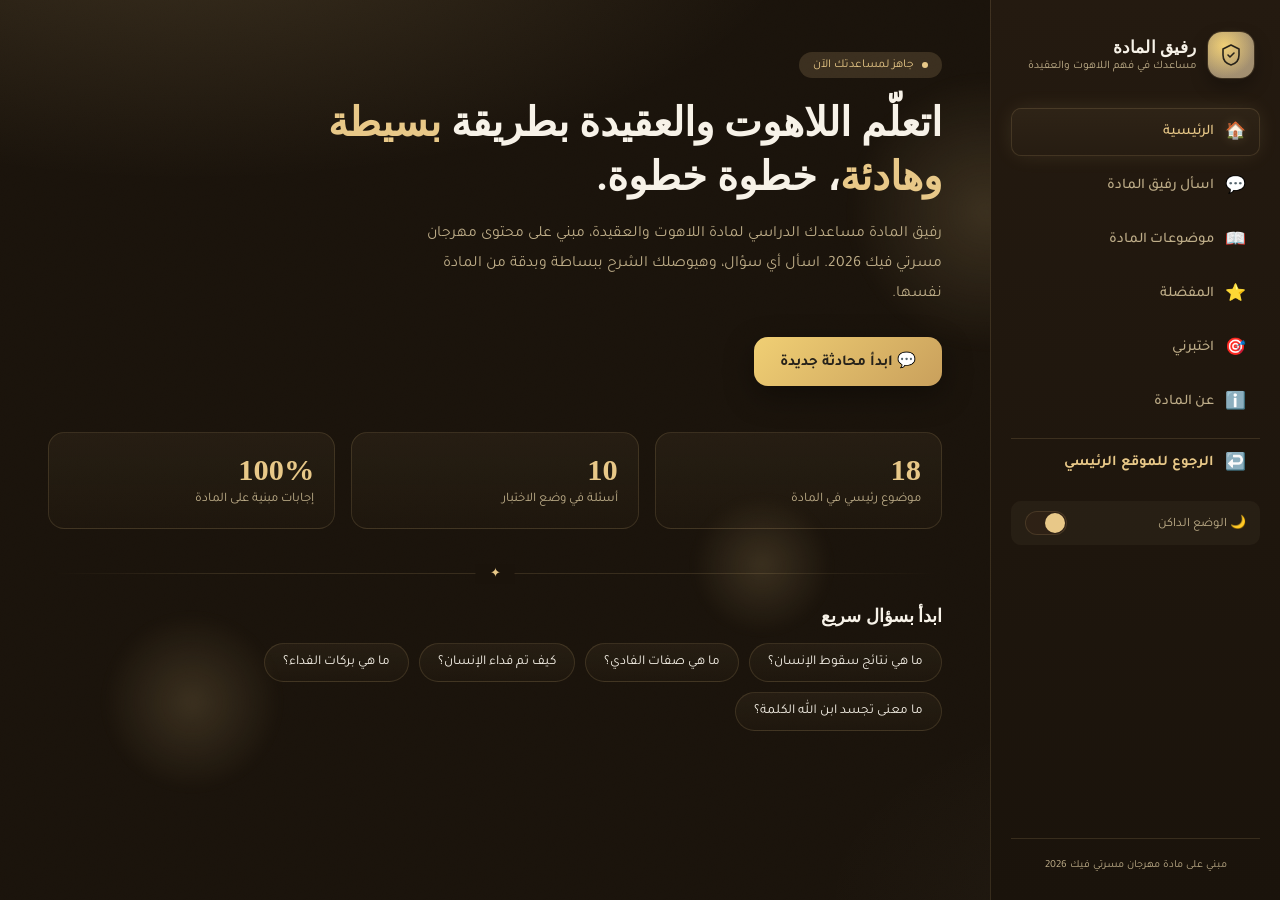
<file: refeeq-almadda.html>
<!--
  رفيق المادة 🤍
  Theology & Doctrine AI Study Assistant
  Single File HTML / CSS / JavaScript
-->
<!DOCTYPE html>
<html lang="ar" dir="rtl">
<head>
<meta charset="UTF-8">
<meta name="viewport" content="width=device-width, initial-scale=1.0, maximum-scale=1">
<title>رفيق المادة 🤍 | اللاهوت والعقيدة</title>
<link rel="preconnect" href="https://fonts.googleapis.com">
<link rel="preconnect" href="https://fonts.gstatic.com" crossorigin>
<link href="https://fonts.googleapis.com/css2?family=Cairo:wght@400;500;600;700;800&family=Tajawal:wght@300;400;500;700&display=swap" rel="stylesheet">

<style>
/* ============================================================
   1) DESIGN TOKENS — customize colors/fonts here
   ============================================================ */
:root {
    /* ============================================================
       الوضع الغامق (الافتراضي) — بني غامق دافئ بدل الرمادي/الأسود
       المحايد، عشان يفضل حاسس إنه من نفس هوية الموقع مش تطبيق تاني
       ============================================================ */
    --bg-0: #1A130B;
    /* الخلفية الأساسية - بني غامق جداً (مش أسود بحت) */
    --bg-1: #241A10;
    /* خلفية السايدبار */
    --bg-2: #2E2115;
    /* خلفية الكروت/الهوفر - قريبة من --ink بتاع الموقع الأساسي */

    --beige-1: #C9A05C;
    /* = --gold بتاع الموقع */
    --beige-2: #F0CF74;
    /* = --gold-light بتاع الموقع */
    --beige-3: #A08D6F;
    /* = --brown-light بتاع الموقع */

    --cream: #F3E8D4;
    /* = --cream بتاع الموقع بالظبط */
    --text-1: #F7F2E8;
    /* قريب من --white-warm */
    --text-2: #BFAE89;
    /* = --beige-3 (نص ثانوي دافئ) */

    --gold: #E8C888;
    /* = --gold-soft بتاع الموقع (بيبان أوضح على الخلفية الغامقة) */
    --gold-soft: rgba(232, 200, 136, .16);
    --line: rgba(232, 200, 136, .14);

    --shadow: 0 10px 30px rgba(0, 0, 0, .35);
    --radius-lg: 22px;
    --radius-md: 16px;
    --radius-sm: 10px;

    /* نفس خطوط الموقع الأساسي بالظبط بدل Cairo */
    --font-display: 'Amiri', serif;
    --font-body: 'Tajawal', sans-serif;
    --ease: cubic-bezier(.22, .61, .36, 1);

    --user-bubble: linear-gradient(135deg, #F0CF74, #C9A05C);
    --user-bubble-text: #26221A;
    --bot-bubble: #241A10;
    --card-bg: linear-gradient(180deg, rgba(232, 200, 136, .06), rgba(232, 200, 136, .02));
}

html[data-theme="light"] {
    /* ============================================================
       الوضع الفاتح — نفس متغيرات الموقع الأساسي حرفياً (من الجدول)
       ============================================================ */
    --bg-0: #FBF5E9;
    /* = --deep */
    --bg-1: #F3E9D6;
    /* = --bg-alt */
    --bg-2: #ECE0C3;
    /* درجة بيج أغمق شوية للكروت/الهوفر */

    --text-1: #3B2A1C;
    /* = --ink */
    --text-2: #7A6A55;
    /* = --ink-dim */

    --gold: #C9A05C;
    /* = --gold */
    --gold-soft: rgba(201, 160, 92, .14);
    --line: rgba(201, 160, 92, .25);
    /* = --border-gold */

    --shadow: 0 10px 26px rgba(90, 70, 40, .12);

    --user-bubble: linear-gradient(135deg, #F0CF74, #C9A05C);
    /* = --gold-light → --gold */
    --user-bubble-text: #3B2A1C;
    /* = --ink، نفس منطق زرار الـ CTA في الموقع الأساسي */
    --bot-bubble: #FFFBF3;
    --card-bg: linear-gradient(180deg, rgba(201, 160, 92, .06), rgba(201, 160, 92, .015));
}
*{box-sizing:border-box;margin:0;padding:0;-webkit-tap-highlight-color:transparent;}
html{scroll-behavior:smooth;}
body{
  font-family:var(--font-body);
  background:
    radial-gradient(ellipse 80% 50% at 15% -10%, var(--gold-soft), transparent 60%),
    radial-gradient(ellipse 60% 40% at 100% 100%, rgba(216,199,163,.06), transparent 60%),
    var(--bg-0);
  color:var(--text-1);
  min-height:100vh;
  overflow-x:hidden;
  transition:background-color .4s var(--ease), color .4s var(--ease);
  position:relative;
}

/* subtle paper grain */
body::before{
  content:"";
  position:fixed;inset:0;
  pointer-events:none;
  z-index:1;
  opacity:.035;
  mix-blend-mode:overlay;
  background-image:url("data:image/svg+xml,%3Csvg xmlns='http://www.w3.org/2000/svg' width='120' height='120'%3E%3Cfilter id='n'%3E%3CfeTurbulence type='fractalNoise' baseFrequency='0.9' numOctaves='2' stitchTiles='stitch'/%3E%3C/filter%3E%3Crect width='100%25' height='100%25' filter='url(%23n)'/%3E%3C/svg%3E");
}

::selection{background:var(--gold-soft);color:var(--text-1);}
::-webkit-scrollbar{width:8px;height:8px;}
::-webkit-scrollbar-thumb{background:var(--beige-3);border-radius:10px;}
::-webkit-scrollbar-track{background:transparent;}

a,button,input,textarea{font-family:inherit;color:inherit;}
button{cursor:pointer;border:none;background:none;}
:focus-visible{outline:2px solid var(--gold);outline-offset:2px;border-radius:6px;}

/* floating ambient light spots */
.ambient{position:fixed;inset:0;pointer-events:none;z-index:0;overflow:hidden;}
.spot{position:absolute;border-radius:50%;background:radial-gradient(circle, var(--gold-soft), transparent 70%);filter:blur(6px);animation:drift 22s ease-in-out infinite;}
.spot.s1{width:280px;height:280px;top:8%;right:12%;animation-duration:26s;}
.spot.s2{width:180px;height:180px;bottom:12%;left:8%;animation-duration:19s;animation-delay:-4s;}
.spot.s3{width:140px;height:140px;top:55%;right:35%;animation-duration:31s;animation-delay:-9s;}
@keyframes drift{
  0%,100%{transform:translate(0,0) scale(1);}
  33%{transform:translate(18px,-24px) scale(1.08);}
  66%{transform:translate(-14px,16px) scale(.95);}
}
@media (prefers-reduced-motion:reduce){ .spot{animation:none;} }

/* ============================================================
   2) APP SHELL
   ============================================================ */
.app{
  position:relative;z-index:2;
  display:grid;
  grid-template-columns:290px 1fr;
  min-height:100vh;
}

/* ---------- SIDEBAR ---------- */
.sidebar{
  background:linear-gradient(180deg, var(--bg-1), var(--bg-0));
  border-left:1px solid var(--line);
  padding:26px 20px;
  display:flex;flex-direction:column;
  position:sticky;top:0;height:100vh;
  transition:transform .35s var(--ease);
}
.brand{display:flex;align-items:center;gap:12px;padding:6px 6px 22px;}
.brand-mark{
  width:46px;height:46px;border-radius:14px;
  display:flex;align-items:center;justify-content:center;
  background:radial-gradient(circle at 35% 30%, var(--beige-2), var(--beige-3) 70%);
  box-shadow:0 0 0 1px var(--line), 0 8px 18px rgba(0,0,0,.3);
  position:relative;flex-shrink:0;
}
.brand-mark::after{
  content:"";position:absolute;inset:-6px;border-radius:18px;
  background:radial-gradient(circle, var(--gold-soft), transparent 70%);
  animation:halo 4s ease-in-out infinite;
}
@keyframes halo{0%,100%{opacity:.5;transform:scale(1);}50%{opacity:1;transform:scale(1.12);}}
.brand-mark svg{width:24px;height:24px;position:relative;z-index:1;}
.brand-text h1{font-family:var(--font-display);font-size:1.05rem;font-weight:800;letter-spacing:.2px;}
.brand-text p{font-size:.72rem;color:var(--text-2);margin-top:2px;}

.nav{display:flex;flex-direction:column;gap:6px;margin-top:8px;}
.nav-item{
  display:flex;align-items:center;gap:12px;
  padding:12px 14px;border-radius:var(--radius-sm);
  font-size:.92rem;font-weight:500;color:var(--text-2);
  transition:all .25s var(--ease);text-align:right;width:100%;
}
.nav-item .ico{width:20px;text-align:center;font-size:1.05rem;}
.nav-item:hover{background:rgba(216,199,163,.06);color:var(--text-1);}
.nav-item.active{
  background:var(--card-bg);
  color:var(--gold);
  box-shadow:inset 0 0 0 1px var(--line), 0 0 22px -4px var(--gold-soft);
}
.nav-item.active .ico{filter:drop-shadow(0 0 6px var(--gold-soft));}

.sidebar-footer{
  margin-top:auto;padding-top:18px;border-top:1px solid var(--line);
  font-size:.68rem;color:var(--text-2);text-align:center;line-height:1.6;
}
.theme-toggle{
  margin-top:14px;display:flex;align-items:center;justify-content:space-between;
  padding:10px 14px;border-radius:var(--radius-sm);background:rgba(216,199,163,.05);
  font-size:.8rem;color:var(--text-2);
}
.switch{
  width:42px;height:24px;border-radius:20px;background:var(--bg-2);
  position:relative;box-shadow:inset 0 0 0 1px var(--line);flex-shrink:0;
}
.switch::after{
  content:"";position:absolute;top:2px;right:2px;width:20px;height:20px;border-radius:50%;
  background:var(--gold);transition:transform .3s var(--ease);
}
html[data-theme="light"] .switch::after{transform:translateX(-18px);}

.sidebar-close{display:none;}

/* ---------- MAIN ---------- */
.main{position:relative;display:flex;flex-direction:column;min-height:100vh;}
.topbar{
  display:none;
  align-items:center;justify-content:space-between;
  padding:14px 16px;border-bottom:1px solid var(--line);
  position:sticky;top:0;background:var(--bg-0);z-index:20;
}
.menu-btn{
  width:40px;height:40px;border-radius:12px;background:var(--card-bg);
  display:flex;align-items:center;justify-content:center;font-size:1.1rem;
  box-shadow:inset 0 0 0 1px var(--line);
}

.view{display:none;flex:1;flex-direction:column;animation:fadeIn .4s var(--ease);}
.view.active{display:flex;}
@keyframes fadeIn{from{opacity:0;transform:translateY(8px);}to{opacity:1;transform:translateY(0);}}

/* ============================================================
   3) HOME VIEW
   ============================================================ */
.home-wrap{padding:52px 48px;max-width:1000px;}
.home-eyebrow{
  display:inline-flex;align-items:center;gap:8px;
  font-size:.75rem;color:var(--gold);background:var(--gold-soft);
  padding:6px 14px;border-radius:20px;margin-bottom:18px;
}
.home-eyebrow .dot{width:6px;height:6px;border-radius:50%;background:var(--gold);animation:pulse 2s infinite;}
@keyframes pulse{0%,100%{opacity:1;}50%{opacity:.3;}}
.home-wrap h2{font-family:var(--font-display);font-size:clamp(1.7rem,3.4vw,2.5rem);font-weight:800;line-height:1.35;max-width:620px;}
.home-wrap h2 span{color:var(--gold);}
.home-wrap>p.lead{color:var(--text-2);margin-top:16px;max-width:540px;line-height:1.9;font-size:.98rem;}
.home-cta{
  margin-top:28px;display:inline-flex;align-items:center;gap:10px;
  background:linear-gradient(135deg,var(--beige-2),var(--beige-1));
  color:#26221A;padding:14px 26px;border-radius:14px;font-weight:700;font-size:.95rem;
  box-shadow:var(--shadow);transition:transform .25s var(--ease), box-shadow .25s var(--ease);
}
.home-cta:hover{transform:translateY(-2px);box-shadow:0 14px 34px rgba(0,0,0,.4);}

.home-grid{display:grid;grid-template-columns:repeat(3,1fr);gap:16px;margin-top:46px;}
.stat-card{
  background:var(--card-bg);border:1px solid var(--line);border-radius:var(--radius-md);
  padding:20px;transition:transform .3s var(--ease), border-color .3s;
}
.stat-card:hover{transform:translateY(-4px);border-color:var(--beige-3);}
.stat-card .num{font-family:var(--font-display);font-size:1.9rem;font-weight:800;color:var(--gold);}
.stat-card .lbl{font-size:.82rem;color:var(--text-2);margin-top:4px;}

.home-divider{
  margin:44px 0 32px;height:1px;
  background:linear-gradient(90deg, transparent, var(--line) 20%, var(--line) 80%, transparent);
  position:relative;
}
.home-divider::after{
  content:"✦";position:absolute;top:50%;right:50%;transform:translate(50%,-50%);
  background:var(--bg-0);color:var(--gold);padding:0 14px;font-size:.8rem;
}

.home-quick h3{font-family:var(--font-display);font-size:1.1rem;margin-bottom:16px;}
.chip-row{display:flex;flex-wrap:wrap;gap:10px;}
.chip{
  background:var(--card-bg);border:1px solid var(--line);color:var(--text-1);
  padding:10px 18px;border-radius:30px;font-size:.85rem;transition:all .25s var(--ease);
}
.chip:hover{border-color:var(--gold);color:var(--gold);transform:translateY(-2px);}

/* ============================================================
   4) CHAT VIEW
   ============================================================ */
.chat-view{padding:0;}
.chat-header{
  padding:22px 40px 16px;border-bottom:1px solid var(--line);
  display:flex;align-items:center;justify-content:space-between;flex-wrap:wrap;gap:12px;
}
.chat-header-left{display:flex;align-items:center;gap:14px;}
.assist-avatar{
  width:46px;height:46px;border-radius:14px;flex-shrink:0;position:relative;
  background:radial-gradient(circle at 35% 30%, var(--beige-2), var(--beige-3) 70%);
  display:flex;align-items:center;justify-content:center;font-size:1.3rem;
}
.assist-avatar::after{
  content:"";position:absolute;inset:-8px;border-radius:18px;
  background:radial-gradient(circle, var(--gold-soft), transparent 70%);
  animation:halo 4s ease-in-out infinite;
}
.status-line{display:flex;align-items:center;gap:6px;font-size:.72rem;color:var(--text-2);margin-bottom:2px;}
.status-dot{width:6px;height:6px;border-radius:50%;background:#7BC67B;box-shadow:0 0 8px #7BC67B;}
.chat-header h2{font-family:var(--font-display);font-size:1.25rem;font-weight:800;}
.chat-header p.sub{font-size:.82rem;color:var(--text-2);margin-top:2px;}
.header-actions{display:flex;gap:8px;}
.icon-btn{
  width:38px;height:38px;border-radius:11px;background:var(--card-bg);
  box-shadow:inset 0 0 0 1px var(--line);display:flex;align-items:center;justify-content:center;
  font-size:.95rem;color:var(--text-2);transition:all .25s var(--ease);
}
.icon-btn:hover{color:var(--gold);border-color:var(--gold);transform:translateY(-2px);}

.chat-body{flex:1;overflow-y:auto;padding:26px 40px;display:flex;flex-direction:column;gap:18px;scroll-behavior:smooth;}

/* welcome screen */
.welcome{
  margin:auto;text-align:center;max-width:560px;padding:20px;
  animation:fadeIn .5s var(--ease);
}
.welcome-icon{
  width:74px;height:74px;margin:0 auto 20px;border-radius:22px;
  background:radial-gradient(circle at 35% 30%, var(--beige-2), var(--beige-3) 70%);
  display:flex;align-items:center;justify-content:center;font-size:2rem;position:relative;
}
.welcome-icon::after{
  content:"";position:absolute;inset:-12px;border-radius:30px;
  background:radial-gradient(circle, var(--gold-soft), transparent 70%);
  animation:halo 4s ease-in-out infinite;
}
.welcome h2{font-family:var(--font-display);font-size:1.5rem;font-weight:800;margin-bottom:10px;}
.welcome p{color:var(--text-2);line-height:1.9;font-size:.95rem;margin-bottom:26px;}
.suggest-grid{display:flex;flex-wrap:wrap;gap:10px;justify-content:center;}
.suggest-card{
  background:var(--card-bg);border:1px solid var(--line);border-radius:14px;
  padding:12px 18px;font-size:.86rem;text-align:right;transition:all .25s var(--ease);
  max-width:260px;
}
.suggest-card:hover{border-color:var(--gold);transform:translateY(-3px);box-shadow:0 10px 24px -8px rgba(0,0,0,.4);}

/* messages */
.msg{display:flex;gap:12px;max-width:78%;animation:msgIn .38s var(--ease);}
@keyframes msgIn{from{opacity:0;transform:translateY(10px);}to{opacity:1;transform:translateY(0);}}
.msg.user{align-self:flex-end;flex-direction:row-reverse;}
.msg.bot{align-self:flex-start;}
.msg-avatar{
  width:34px;height:34px;border-radius:10px;flex-shrink:0;
  display:flex;align-items:center;justify-content:center;font-size:1rem;
  background:var(--card-bg);box-shadow:inset 0 0 0 1px var(--line);
}
.msg.bot .msg-avatar{background:radial-gradient(circle at 35% 30%, var(--beige-2), var(--beige-3) 70%);}
.bubble{
  border-radius:18px;padding:14px 18px;font-size:.92rem;line-height:2;
  box-shadow:var(--shadow);
}
.msg.user .bubble{background:var(--user-bubble);color:var(--user-bubble-text);border-bottom-left-radius:6px;}
.msg.bot .bubble{background:var(--bot-bubble);border:1px solid var(--line);border-bottom-right-radius:6px;}
.bubble h4{font-family:var(--font-display);font-size:.88rem;color:var(--gold);margin:10px 0 4px;display:flex;align-items:center;gap:6px;}
.bubble h4:first-child{margin-top:0;}
.bubble p{margin-bottom:2px;}
.bubble .ref-tag{
  display:inline-block;margin-top:10px;font-size:.74rem;color:var(--gold);
  background:var(--gold-soft);padding:4px 10px;border-radius:20px;
}
.msg-actions{display:flex;gap:6px;margin-top:8px;}
.mini-btn{
  font-size:.72rem;color:var(--text-2);background:rgba(216,199,163,.06);
  padding:5px 10px;border-radius:8px;display:flex;align-items:center;gap:4px;transition:all .2s;
}
.mini-btn:hover{color:var(--gold);background:var(--gold-soft);}
.mini-btn.liked{color:#8FD68F;}
.mini-btn.disliked{color:#E29A9A;}
.mini-btn.faved{color:var(--gold);background:var(--gold-soft);}

/* typing dots */
.typing{display:flex;gap:5px;padding:6px 4px;}
.typing span{width:7px;height:7px;border-radius:50%;background:var(--beige-3);animation:bounce 1.2s infinite;}
.typing span:nth-child(2){animation-delay:.15s;}
.typing span:nth-child(3){animation-delay:.3s;}
@keyframes bounce{0%,60%,100%{transform:translateY(0);opacity:.5;}30%{transform:translateY(-6px);opacity:1;}}

/* quick questions bar */
.quick-bar{
  padding:10px 40px;display:flex;gap:10px;overflow-x:auto;border-top:1px solid var(--line);
  scrollbar-width:none;
}
.quick-bar::-webkit-scrollbar{display:none;}
.quick-pill{
  flex-shrink:0;font-size:.8rem;background:var(--card-bg);border:1px solid var(--line);
  padding:8px 16px;border-radius:20px;white-space:nowrap;transition:all .2s var(--ease);
}
.quick-pill:hover{border-color:var(--gold);color:var(--gold);}

/* input area */
.input-area{padding:14px 40px 24px;}
.input-shell{
  display:flex;align-items:flex-end;gap:10px;background:var(--card-bg);
  border:1px solid var(--line);border-radius:22px;padding:10px 12px;box-shadow:var(--shadow);
}
.input-shell textarea{
  flex:1;background:none;border:none;resize:none;max-height:120px;
  font-size:.94rem;line-height:1.7;padding:8px 6px;outline:none;color:var(--text-1);
}
.input-shell textarea::placeholder{color:var(--text-2);}
.round-btn{
  width:42px;height:42px;border-radius:50%;flex-shrink:0;
  display:flex;align-items:center;justify-content:center;font-size:1rem;
  transition:all .25s var(--ease);
}
.round-btn.mic{background:rgba(216,199,163,.07);color:var(--text-2);}
.round-btn.mic:hover{color:var(--gold);}
.round-btn.send{
  background:linear-gradient(135deg,var(--beige-2),var(--beige-1));color:#26221A;
  box-shadow:0 6px 18px -4px rgba(0,0,0,.5);
}
.round-btn.send:hover{transform:scale(1.08) rotate(-8deg);}
.round-btn.send:active{transform:scale(.95);}
.input-hint{font-size:.7rem;color:var(--text-2);margin-top:8px;text-align:center;}

/* ============================================================
   5) TOPICS VIEW
   ============================================================ */
.page-header{padding:44px 44px 8px;}
.page-header h2{font-family:var(--font-display);font-size:1.7rem;font-weight:800;}
.page-header p{color:var(--text-2);margin-top:8px;font-size:.92rem;}
.topics-grid{
  padding:26px 44px 50px;display:grid;
  grid-template-columns:repeat(auto-fill,minmax(240px,1fr));gap:16px;
}
.topic-card{
  background:var(--card-bg);border:1px solid var(--line);border-radius:var(--radius-md);
  padding:22px;display:flex;flex-direction:column;gap:10px;transition:all .3s var(--ease);
}
.topic-card:hover{transform:translateY(-5px);border-color:var(--gold);box-shadow:0 16px 34px -12px rgba(0,0,0,.5);}
.topic-icon{width:42px;height:42px;border-radius:12px;background:var(--gold-soft);display:flex;align-items:center;justify-content:center;font-size:1.2rem;}
.topic-card h3{font-family:var(--font-display);font-size:1rem;font-weight:700;}
.topic-card p{font-size:.82rem;color:var(--text-2);line-height:1.7;flex:1;}
.topic-link{font-size:.8rem;color:var(--gold);display:inline-flex;align-items:center;gap:6px;margin-top:4px;}

/* ============================================================
   6) FAVORITES VIEW
   ============================================================ */
.fav-list{padding:20px 44px 50px;display:flex;flex-direction:column;gap:14px;}
.empty-state{
  margin:60px auto;text-align:center;color:var(--text-2);max-width:340px;
}
.empty-state .ico{font-size:2.4rem;margin-bottom:14px;opacity:.6;}
.fav-item{
  background:var(--card-bg);border:1px solid var(--line);border-radius:var(--radius-md);
  padding:18px 20px;
}
.fav-item h4{font-family:var(--font-display);color:var(--gold);font-size:.9rem;margin-bottom:6px;}
.fav-item p{font-size:.86rem;color:var(--text-1);line-height:1.8;opacity:.9;}
.fav-remove{margin-top:10px;font-size:.75rem;color:var(--text-2);}
.fav-remove:hover{color:#E29A9A;}

/* ============================================================
   7) ABOUT VIEW
   ============================================================ */
.about-wrap{padding:20px 44px 60px;max-width:720px;line-height:2;}
.about-wrap .card{
  background:var(--card-bg);border:1px solid var(--line);border-radius:var(--radius-md);
  padding:26px;margin-top:18px;
}
.about-wrap .card h3{font-family:var(--font-display);color:var(--gold);margin-bottom:10px;font-size:1.02rem;}
.about-wrap ul{padding-right:20px;color:var(--text-2);font-size:.9rem;}

/* ============================================================
   8) EXAM MODE
   ============================================================ */
.exam-wrap{padding:30px 44px 60px;max-width:680px;}
.exam-progress{display:flex;align-items:center;justify-content:space-between;margin-bottom:22px;}
.exam-score{font-family:var(--font-display);color:var(--gold);font-weight:800;}
.progress-track{flex:1;height:6px;background:var(--bg-2);border-radius:6px;margin:0 16px;overflow:hidden;}
.progress-fill{height:100%;background:linear-gradient(90deg,var(--beige-3),var(--gold));transition:width .4s var(--ease);}
.exam-card{
  background:var(--card-bg);border:1px solid var(--line);border-radius:var(--radius-lg);
  padding:30px;animation:fadeIn .4s var(--ease);
}
.exam-card h3{font-family:var(--font-display);font-size:1.1rem;line-height:1.8;margin-bottom:22px;}
.exam-options{display:flex;flex-direction:column;gap:10px;}
.exam-opt{
  text-align:right;padding:14px 18px;border-radius:14px;border:1px solid var(--line);
  background:rgba(216,199,163,.03);font-size:.9rem;transition:all .2s var(--ease);
  display:flex;gap:10px;align-items:center;
}
.exam-opt .lbl{width:24px;height:24px;border-radius:50%;background:var(--bg-2);display:flex;align-items:center;justify-content:center;font-size:.75rem;flex-shrink:0;}
.exam-opt:hover:not(.locked){border-color:var(--gold);}
.exam-opt.correct{border-color:#7BC67B;background:rgba(123,198,123,.1);}
.exam-opt.wrong{border-color:#E29A9A;background:rgba(226,154,154,.1);}
.exam-explain{
  margin-top:18px;padding:14px 16px;background:var(--gold-soft);border-radius:12px;
  font-size:.85rem;line-height:1.9;display:none;
}
.exam-explain.show{display:block;animation:fadeIn .3s;}
.exam-next{
  margin-top:18px;background:linear-gradient(135deg,var(--beige-2),var(--beige-1));
  color:#26221A;padding:12px 24px;border-radius:12px;font-weight:700;font-size:.88rem;display:none;
}
.exam-next.show{display:inline-flex;}
.exam-done{text-align:center;padding:40px 20px;}
.exam-done .big{font-family:var(--font-display);font-size:2.4rem;color:var(--gold);font-weight:800;}
.start-exam-box{text-align:center;padding:50px 20px;}
.start-exam-box .ico{font-size:2.6rem;margin-bottom:16px;}
.start-exam-box h3{font-family:var(--font-display);font-size:1.3rem;margin-bottom:10px;}
.start-exam-box p{color:var(--text-2);margin-bottom:24px;max-width:420px;margin-inline:auto;line-height:1.9;}

/* ============================================================
   9) SEARCH OVERLAY
   ============================================================ */
.search-overlay{
  position:fixed;inset:0;background:rgba(10,9,7,.7);backdrop-filter:blur(6px);
  z-index:100;display:none;align-items:flex-start;justify-content:center;padding-top:10vh;
}
.search-overlay.show{display:flex;animation:fadeIn .25s;}
.search-box{
  width:min(560px,92vw);background:var(--bg-1);border:1px solid var(--line);
  border-radius:var(--radius-lg);box-shadow:0 30px 70px rgba(0,0,0,.5);overflow:hidden;
}
.search-input-row{display:flex;align-items:center;gap:10px;padding:16px 20px;border-bottom:1px solid var(--line);}
.search-input-row input{flex:1;background:none;border:none;font-size:1rem;outline:none;color:var(--text-1);}
.search-results{max-height:50vh;overflow-y:auto;}
.search-result{padding:14px 20px;border-bottom:1px solid var(--line);transition:background .2s;display:block;width:100%;text-align:right;}
.search-result:hover{background:rgba(216,199,163,.06);}
.search-result h5{font-size:.9rem;color:var(--gold);font-family:var(--font-display);}
.search-result p{font-size:.78rem;color:var(--text-2);margin-top:4px;}
.search-empty{padding:30px;text-align:center;color:var(--text-2);font-size:.85rem;}

/* toast */
.toast{
  position:fixed;bottom:26px;left:50%;transform:translateX(-50%) translateY(20px);
  background:var(--bg-1);border:1px solid var(--gold);color:var(--text-1);
  padding:12px 22px;border-radius:14px;font-size:.85rem;box-shadow:var(--shadow);
  z-index:200;opacity:0;transition:all .3s var(--ease);pointer-events:none;
}
.toast.show{opacity:1;transform:translateX(-50%) translateY(0);}

.sidebar-overlay{display:none;}

/* ============================================================
   10) RESPONSIVE
   ============================================================ */
@media (max-width:980px){
  .app{grid-template-columns:1fr;}
  .sidebar{
    position:fixed;top:0;right:0;height:100vh;width:280px;z-index:60;
    transform:translateX(100%);box-shadow:-20px 0 50px rgba(0,0,0,.4);
  }
  .sidebar.open{transform:translateX(0);}
  .sidebar-close{display:block;position:absolute;top:20px;left:16px;font-size:1.2rem;color:var(--text-2);}
  .sidebar-overlay{
    display:none;position:fixed;inset:0;background:rgba(0,0,0,.5);z-index:55;
  }
  .sidebar-overlay.show{display:block;}
  .topbar{display:flex;}
  .home-wrap{padding:34px 20px;}
  .home-grid{grid-template-columns:1fr;}
  .chat-header{padding:16px 18px;}
  .chat-body{padding:18px 16px;}
  .quick-bar{padding:8px 16px;}
  .input-area{padding:10px 14px 18px;}
  .msg{max-width:92%;}
  .page-header{padding:26px 20px 6px;}
  .topics-grid{padding:16px 16px 40px;grid-template-columns:1fr 1fr;}
  .fav-list{padding:16px 16px 40px;}
  .about-wrap{padding:16px 18px 40px;}
  .exam-wrap{padding:20px 18px 40px;}
}
@media (max-width:560px){
  .topics-grid{grid-template-columns:1fr;}
  .home-wrap h2{font-size:1.5rem;}
}
/* ============================================================
   لينك الرجوع للموقع الرئيسي
   ============================================================ */
.nav-back-link {
    display: flex;
    align-items: center;
    gap: 12px;
    margin-top: 12px;
    padding: 12px 14px;
    border-top: 1px solid var(--line);
    font-size: .92rem;
    font-weight: 700;
    color: var(--gold);
    text-decoration: none;
    transition: background .25s var(--ease), transform .25s var(--ease);
}

.nav-back-link .ico {
    width: 20px;
    text-align: center;
    font-size: 1.05rem;
}

.nav-back-link:hover {
    background: var(--gold-soft, rgba(201, 160, 92, .12));
    transform: translateX(-2px);
}
</style>
</head>
<body>

<div class="ambient">
  <div class="spot s1"></div>
  <div class="spot s2"></div>
  <div class="spot s3"></div>
</div>

<div class="app">

  <!-- ============ SIDEBAR ============ -->
  <div class="sidebar-overlay" id="sidebarOverlay"></div>
  <aside class="sidebar" id="sidebar" aria-label="القائمة الرئيسية">
    <button class="sidebar-close" id="sidebarClose" aria-label="إغلاق القائمة">✕</button>
    <div class="brand">
      <div class="brand-mark">
        <svg viewBox="0 0 24 24" fill="none"><path d="M12 2L4 6v6c0 5 3.4 8.7 8 10 4.6-1.3 8-5 8-10V6l-8-4z" stroke="#26221A" stroke-width="1.6" stroke-linejoin="round"/><path d="M9 12l2 2 4-4" stroke="#26221A" stroke-width="1.6" stroke-linecap="round" stroke-linejoin="round"/></svg>
      </div>
      <div class="brand-text">
        <h1>رفيق المادة</h1>
        <p>مساعدك في فهم اللاهوت والعقيدة</p>
      </div>
    </div>

    <nav class="nav" id="navList">
      <button class="nav-item active" data-view="home"><span class="ico">🏠</span> الرئيسية</button>
      <button class="nav-item" data-view="chat"><span class="ico">💬</span> اسأل رفيق المادة</button>
      <button class="nav-item" data-view="topics"><span class="ico">📖</span> موضوعات المادة</button>
      <button class="nav-item" data-view="favorites"><span class="ico">⭐</span> المفضلة</button>
      <button class="nav-item" data-view="exam"><span class="ico">🎯</span> اختبرني</button>
      <button class="nav-item" data-view="about"><span class="ico">ℹ️</span> عن المادة</button>
    </nav>
 <a href="index.html" class="nav-back-link">
      <span class="ico">↩️</span> الرجوع للموقع الرئيسي
    </a>
    <div class="theme-toggle" id="themeToggle" role="button" tabindex="0" aria-label="تبديل المظهر">
      <span id="themeLabel">🌙 الوضع الداكن</span>
      <span class="switch"></span>
    </div>

    <div class="sidebar-footer">
      مبني على مادة مهرجان مسرتي فيك 2026
    </div>
  </aside>

  <!-- ============ MAIN ============ -->
  <main class="main">
    <div class="topbar">
      <button class="menu-btn" id="menuBtn" aria-label="فتح القائمة">☰</button>
      <div style="display:flex;align-items:center;gap:8px;font-family:var(--font-display);font-weight:700;font-size:.95rem;">
        <span>رفيق المادة</span> 🤍
      </div>
      <button class="menu-btn" id="topSearchBtn" aria-label="بحث">🔍</button>
    </div>

    <!-- ---------- HOME VIEW ---------- -->
    <section class="view active" id="view-home">
      <div class="home-wrap">
        <div class="home-eyebrow"><span class="dot"></span> جاهز لمساعدتك الآن</div>
        <h2>اتعلّم اللاهوت والعقيدة بطريقة <span>بسيطة وهادئة</span>، خطوة خطوة.</h2>
        <p class="lead">رفيق المادة مساعدك الدراسي لمادة اللاهوت والعقيدة، مبني على محتوى مهرجان مسرتي فيك 2026. اسأل أي سؤال، وهيوصلك الشرح ببساطة وبدقة من المادة نفسها.</p>
        <button class="home-cta" id="startChatBtn">💬 ابدأ محادثة جديدة</button>

        <div class="home-grid">
          <div class="stat-card"><div class="num">18</div><div class="lbl">موضوع رئيسي في المادة</div></div>
          <div class="stat-card"><div class="num">10</div><div class="lbl">أسئلة في وضع الاختبار</div></div>
          <div class="stat-card"><div class="num">100%</div><div class="lbl">إجابات مبنية على المادة</div></div>
        </div>

        <div class="home-divider"></div>

        <div class="home-quick">
          <h3>ابدأ بسؤال سريع</h3>
          <div class="chip-row" id="homeQuickChips"></div>
        </div>
      </div>
    </section>

    <!-- ---------- CHAT VIEW ---------- -->
    <section class="view" id="view-chat">
      <div class="chat-view" style="display:flex;flex-direction:column;height:calc(100vh - 0px);">
        <div class="chat-header">
          <div class="chat-header-left">
            <div class="assist-avatar">🤍</div>
            <div>
              <div class="status-line"><span class="status-dot"></span> متصل بالمادة</div>
              <h2>اسأل براحتك 🤍</h2>
              <p class="sub">أي سؤال في المادة... وأنا أساعدك تفهمه ببساطة.</p>
            </div>
          </div>
          <div class="header-actions">
            <button class="icon-btn" id="searchBtn" title="بحث في المادة" aria-label="بحث في المادة">🔍</button>
            <button class="icon-btn" id="clearChatBtn" title="مسح المحادثة" aria-label="مسح المحادثة">🗑️</button>
          </div>
        </div>

        <div class="chat-body" id="chatBody">
          <div class="welcome" id="welcomeScreen">
            <div class="welcome-icon">👋</div>
            <h2>أهلاً بيك</h2>
            <p>أنا رفيق المادة. اسألني عن أي نقطة في اللاهوت والعقيدة، وهساعدك تفهمها خطوة خطوة.</p>
            <div class="suggest-grid" id="suggestGrid"></div>
          </div>
        </div>

        <div class="quick-bar" id="quickBar"></div>

        <div class="input-area">
          <div class="input-shell">
            <button class="round-btn mic" id="micBtn" aria-label="تسجيل صوتي (تجريبي)">🎤</button>
            <textarea id="chatInput" rows="1" placeholder="اكتب سؤالك هنا..." aria-label="اكتب سؤالك"></textarea>
            <button class="round-btn send" id="sendBtn" aria-label="إرسال">➤</button>
          </div>
          <div class="input-hint">اضغط Enter للإرسال · Shift + Enter لسطر جديد</div>
        </div>
      </div>
    </section>

    <!-- ---------- TOPICS VIEW ---------- -->
    <section class="view" id="view-topics">
      <div class="page-header">
        <h2>📖 موضوعات المادة</h2>
        <p>اختر موضوعاً لتفتح محادثة مباشرة عنه</p>
      </div>
      <div class="topics-grid" id="topicsGrid"></div>
    </section>

    <!-- ---------- FAVORITES VIEW ---------- -->
    <section class="view" id="view-favorites">
      <div class="page-header">
        <h2>⭐ المفضلة</h2>
        <p>الإجابات اللي حفظتها عشان ترجعلها بسهولة</p>
      </div>
      <div class="fav-list" id="favList"></div>
    </section>

    <!-- ---------- EXAM VIEW ---------- -->
    <section class="view" id="view-exam">
      <div class="page-header">
        <h2>🎯 اختبرني</h2>
        <p>أسئلة قصيرة من المادة لتتأكد من فهمك</p>
      </div>
      <div class="exam-wrap" id="examWrap"></div>
    </section>

    <!-- ---------- ABOUT VIEW ---------- -->
    <section class="view" id="view-about">
      <div class="page-header">
        <h2>ℹ️ عن المادة</h2>
        <p>نبذة عن مصدر المحتوى وطريقة عمل المساعد</p>
      </div>
      <div class="about-wrap">
        <p>هذا المساعد مبني على مادة "اللاهوت والعقيدة" الخاصة بمهرجان الأسرات الجامعية (مسرتي فيك 2026)، ويغطي موضوعات خلقة الإنسان، سقوطه، فساد طبيعته، ومواصفات الفادي وعمل الفداء والخلاص.</p>
        <div class="card">
          <h3>كيف يجاوب رفيق المادة؟</h3>
          <ul>
            <li>يبحث في قاعدة معرفة مبنية من المادة نفسها.</li>
            <li>لو السؤال موجود في المادة، يشرحه ببساطة مع الإشارة للجزء المرتبط.</li>
            <li>لو السؤال مش موجود، يقولك بصراحة بدل ما يخترع إجابة.</li>
          </ul>
        </div>
        <div class="card">
          <h3>المراجع</h3>
          <ul>
            <li>كتاب عقيدة الفداء – نيافة الأنبا بيشوي، نيافة الأنبا موسى</li>
            <li>كتاب كاتيكيزم الكنيسة القبطية الأرثوذكسية</li>
            <li>سلسلة تبسيط الإيمان – نيافة الأنبا بيشوي</li>
            <li>كتاب الله والإنسان – قداسة البابا شنودة الثالث</li>
            <li>كتاب عقائدنا المسيحية الأرثوذكسية</li>
          </ul>
        </div>
      </div>
    </section>

  </main>
</div>

<!-- SEARCH OVERLAY -->
<div class="search-overlay" id="searchOverlay">
  <div class="search-box">
    <div class="search-input-row">
      <span>🔍</span>
      <input type="text" id="searchInput" placeholder="ابحث عن موضوع في المادة..." aria-label="بحث">
      <button class="icon-btn" id="closeSearch" aria-label="إغلاق البحث">✕</button>
    </div>
    <div class="search-results" id="searchResults"></div>
  </div>
</div>

<div class="toast" id="toast"></div>

<script>
/* ============================================================
   KNOWLEDGE BASE
   All content derived from: "اللاهوت والعقيدة" — مهرجان مسرتي فيك 2026
   ============================================================ */
const knowledgeBase = [
  {
    id: "creation",
    topic: "خلق الإنسان",
    icon: "🌿",
    keywords: ["خلق الانسان","خلقة الانسان","كيف خلق الله الانسان","اليوم السادس","نفخ نسمة حياة","صورة الله ومثاله","مميزات الانسان"],
    shortDesc: "كيف ولماذا خلق الله الإنسان مميزاً عن باقي الخليقة",
    content: {
      main: "خلق الله الإنسان في اليوم السادس بعد أن أعدّ له كل شيء، وكان الإنسان مميزاً دون سائر المخلوقات في طريقة خلقته وفي طبيعته أيضاً. فهو الكائن الوحيد الذي خلقه الله بنفخ نسمة حياة في أنفه (تك 2: 7)، وهو أيضاً الكائن الوحيد الذي خُلق على صورة الله ومثاله (تك 1: 26).",
      simple: "الإنسان مش زي باقي المخلوقات؛ ربنا خلقه بطريقة خاصة (نفخة حياة) وبطبيعة خاصة (على صورته ومثاله).",
      material: "بسبب أن الإنسان مخلوق على صورة الله ومثاله، فهو يتميز عن باقي المخلوقات الأرضية بأنه: كائن عاقل له روح، له حرية الإرادة، سيقوم من الموت بعد موته، خالد، وسيُحاسب."
    },
    related: ["fall"]
  },
  {
    id: "fall",
    topic: "سقوط الإنسان",
    icon: "🍂",
    keywords: ["سقوط الانسان","وصية الله لادم وحواء","كسر الوصية","الحية والشيطان","اكل ادم وحواء من الشجرة","خطية ادم"],
    shortDesc: "وصية الله لآدم وحواء، وكيف كُسرت هذه الوصية",
    content: {
      main: "أوصى الله آدم وحواء في جنة عدن ألا يأكلا من شجرة معرفة الخير والشر (تك 2: 15-17). لكن الشيطان، متلبساً بالحية، شكك حواء في كلام الله، فأكلت من الثمرة ونظرت للشجرة بشهوة، وأعطت أيضاً لآدم فأكل معها.",
      simple: "ربنا حذّر آدم وحواء من أكل ثمرة معينة، والشيطان خدعهم بالشك والكذب، فكسروا الوصية.",
      material: "الشيطان لجأ إلى تشكيك حواء في مقصد الله تجاه الإنسان، وأوجدت كلمات الشيطان قبولاً عند حواء، وهكذا استطاع الشيطان أن يزعزع إيمانها ونظرتها تجاه الله."
    },
    related: ["fall-consequences","corruption"]
  },
  {
    id: "fall-consequences",
    topic: "نتائج السقوط",
    icon: "⚖️",
    keywords: ["نتائج سقوط الانسان","نتائج السقوط","عقوبة الموت","الموت الروحي","الموت الادبي","الموت الجسدي","الموت الابدي","اضرار السقوط"],
    shortDesc: "أنواع عقوبة الموت التي نتجت عن سقوط الإنسان",
    content: {
      main: "أول نتائج السقوط هي عقوبة الموت، وهي حكم الله الإلهي على الإنسان الخاطئ (تك 2: 17). وللموت أربعة أنواع: الموت الروحي (انفصال العلاقة بين الإنسان والله)، الموت الأدبي (فقدان صورة الله وكرامته)، الموت الجسدي (انفصال الروح عن الجسد)، والموت الأبدي (أخطر الأنواع، إذ يبقى فيه الإنسان في الموت إلى ما لا نهاية).",
      simple: "لما آدم وحواء أخطآ، النتيجة كانت الموت بأنواعه الأربعة، مش بس موت الجسد.",
      material: "الموت الروحي حدث بمجرد أن أكل آدم وحواء من الثمرة المحرمة، وهو يعني الانفصال عن الله، وبدل الصداقة سعياً إلى الاختباء من ذعر في وجهه."
    },
    related: ["corruption","original-sin"]
  },
  {
    id: "corruption",
    topic: "فساد الطبيعة البشرية",
    icon: "🥀",
    keywords: ["فساد الطبيعة البشرية","فساد الجنس البشري","تشوه صورة الله","الصراع بين الروح والجسد","تعب الجسد","تعب النفس"],
    shortDesc: "كيف أثّر السقوط على طبيعة الإنسان نفسها",
    content: {
      main: "بالسقوط فسدت الطبيعة البشرية وصار هذا الفساد للجنس البشري كله (رو 3: 12). ومن مظاهر فساد الطبيعة: تشوّه صورة الله المقدسة التي خُلق عليها الإنسان، والصراع بين الروح والجسد، وتعب الجسد (العمل بعرق الجبين)، وتعب النفس (بدأت أمراض النفس تظهر مثل الخوف، الغضب، الغيرة، والعنف).",
      simple: "بعد السقوط، طبيعة الإنسان نفسها اتأثرت: جسده تعب، ونفسه بقت عرضة لأمراض زي الخوف والغضب والغيرة.",
      material: "يقول القديس أثناسيوس الرسولي: 'ولكن البشر، إذ رفضوا الأمور الأبدية، وبمشورة الشيطان تحولوا إلى أمور الفساد، صاروا السبب في فساد أنفسهم'."
    },
    related: ["original-sin","fall-consequences"]
  },
  {
    id: "original-sin",
    topic: "الخطية الأصلية",
    icon: "🌱",
    keywords: ["الخطية الاصلية","وراثة الخطية","توريث الخطية","هل الله يظلم البشر","خطية ادم وحواء ورثتها البشرية"],
    shortDesc: "كيف انتقلت عقوبة خطية آدم وحواء إلى الجنس البشري كله",
    content: {
      main: "آدم وحواء كانا في الجنة يمثلان نفسيهما فقط، لكن لما سقطا شمل الحكم البشرية كلها لأن جميع البشر المولودين منهما صاروا مستوجبين الموت من حيث أن أبواهما ولدوا في حالة الخطية. وقد ولد الجنس البشري كله من آدم وحواء وهما في حالة الخطية، فسرى الحكم إلى جميع ذريتهما.",
      simple: "الخطية ما فضلتش عند آدم وحواء بس، لأنهم لما اتطردوا من الجنة، كل نسلهم اتولد في نفس الحالة اللي هما كانوا فيها.",
      material: "الله لم يظلم البشر في هذا الحكم، لأنه كما شمل الحكم بالموت جميع ذرية آدم، كذلك كان سيشملهم الحكم بالحياة لو ثبت آدم في طاعة الله ولم يعص وصيته، والدليل على ذلك ما قاله الله لآدم وحواء عند خلقتهما."
    },
    related: ["fall-consequences","redeemer-qualities"]
  },
  {
    id: "redeemer-qualities",
    topic: "صفات الفادي",
    icon: "✨",
    keywords: ["صفات الفادي","مواصفات الفادي","شروط الفادي","لازم يكون الفادي ايه","مين ينفع يفدي الانسان"],
    shortDesc: "الشروط الخمسة الواجب توافرها فيمن يفدي الإنسان",
    content: {
      main: "لكي يفدي شخصٌ الإنسانَ نيابة عنه، لا بد أن تتوفر فيه خمس صفات: 1) أن يكون إنساناً، لأن الذي أخطأ في حق الله كان إنساناً. 2) أن يكون غير محدود، لأنه لا بد من كفارة غير محدودة تكفي لحمل ورفع خطايا كل البشر من آدم إلى آخر الدهور. 3) أن يكون قدوساً بلا خطية، لأنه إذا كان الفادي خاطئاً فكيف يستطيع أن يفدي غيره؟ 4) أن يقبل أن يموت بإرادته، وينتصر على الموت. 5) أن يكون خالقاً، حتى يمكنه تجديد طبيعة الإنسان مرة أخرى.",
      simple: "الفادي لازم يكون إنسان، وفي نفس الوقت غير محدود، وبلا خطية، وقادر إنه يموت بإرادته وينتصر على الموت، وكمان خالق يقدر يجدد طبيعة الإنسان.",
      material: "يؤكد نيافة الحبر الجليل الأنبا موسى أسقف عام الشباب: 'يجب أن يكون الفادي غير محدود، لأن عقاب آدم غير محدود وأبدي لأن خطيئته موجهة نحو الله غير المحدود'."
    },
    related: ["redeemer-divinity","divine-redemption"]
  },
  {
    id: "redeemer-divinity",
    topic: "لاهوت الفادي",
    icon: "👑",
    keywords: ["لاهوت الفادي","هل يمكن ان يكون الفادي انسان","هل يمكن ان يكون الفادي ملاك","من يمكن ان يكون الفادي","الحل الوحيد الاوحد"],
    shortDesc: "لماذا لا يمكن أن يكون الفادي إنساناً عادياً أو ملاكاً",
    content: {
      main: "لا يمكن أن يكون الفادي هو الإنسان نفسه، لأن حكم الموت هو على البشر جميعاً، والكتاب يقول: 'الجميع زاغوا وفسدوا معاً، ليس من يعمل صلاحاً ليس ولا واحد' (رو 3: 12). كذلك لا يمكن أن يكون ملاكاً أو رئيس ملائكة، لأن الملاك ليس إنساناً وهو أيضاً محدود وغير معصوم من الخطأ. إذن الحل الوحيد والأوحد أن يكون الفادي هو الله بذاته، فهو وحده غير المحدود، وهو وحده الذي بلا خطية، وهو وحده الخالق.",
      simple: "مفيش إنسان عادي ولا حتى ملاك يقدر يفدي الإنسان، لأن الاتنين محدودين وناقصين. الحل الوحيد أن يكون الفادي هو الله نفسه.",
      material: "الحل الوحيد أن يتجسد الله ويأخذ جسداً إنسانياً، ويقبل في هذا الجسد حكم الموت بدلاً من الإنسان، وهذا هو سر ما أقنوم الله الكلمة المتجسد."
    },
    related: ["divine-redemption","incarnation"]
  },
  {
    id: "divine-redemption",
    topic: "الفداء الإلهي",
    icon: "🕊️",
    keywords: ["الفداء الالهي","الله افتدى الانسان","شهادة العهد القديم عن الفداء","شهادة العهد الجديد عن الفداء","تفرد الله بالفداء"],
    shortDesc: "الأدلة الكتابية على أن الله وحده هو من افتدى الإنسان",
    content: {
      main: "افتدى الله الإنسان أي قبل حكم الموت عنه وأعطاه حياة أبدية. هذا الفكر يؤكده الكتاب المقدس عبر كل أسفاره. من العهد القديم: 'فديت نفسي من العبور إلى الحفرة' (أي 33: 28)، 'الرب فادي نفوس عبيده' (مز 34: 22). ومن العهد الجديد قال زكريا الكاهن عن الله: 'مبارك الرب إله إسرائيل، لأنه افتقد وصنع فداء لشعبه' (لو 1: 68).",
      simple: "من العهد القديم للعهد الجديد، الكتاب المقدس بيأكد إن الله نفسه هو اللي فدى الإنسان، مفيش حد تاني اشترك معاه في العمل ده.",
      material: "قال القديس يوحنا الرسول عن الله: 'ويطهرنا من كل إثم... وهو كفارة لخطايانا، ليس لخطايانا فقط بل لخطايا كل العالم أيضاً' (1يو 1: 9، 2: 2)."
    },
    related: ["incarnation","redemption-prophecies"]
  },
  {
    id: "redemption-prophecies",
    topic: "نبوات العهد القديم",
    icon: "📜",
    keywords: ["نبوات الفداء","نبوات العهد القديم عن المسيح","نبوة الوعد بالفداء","نبوة بيعه بثلاثين من الفضة","نبوة صلبه بالمسامير","نبوة الظلمة على الارض"],
    shortDesc: "نبوات العهد القديم التي تحققت في حادثة الفداء",
    content: {
      main: "هيأ الله الأذهان لحدث الفداء عبر نبوات كثيرة في العهد القديم. منها: الوعد بالفداء ('هو يسحق رأسك وأنت تسحقين عقبه' تك 3: 15)، بيعه بثلاثين من الفضة (زك 11: 12)، صلبه بالمسامير ('ثقبوا يدي ورجلي' مز 22: 16)، والظلمة على الأرض (عا 8: 9). وكل هذه النبوات تحققت بالتفصيل كما جاء في العهد الجديد.",
      simple: "قبل ما المسيح ييجي بمئات السنين، أنبياء العهد القديم كانوا بيتنبأوا بتفاصيل دقيقة عن الفداء، وكل التفاصيل دي اتحققت فعلاً.",
      material: "بعد أن أعد الله خلقة الإنسان وسقوطه، أعدّ للبشر إعداداً طويلاً بخطة إلهية محكمة، لهذا جاء الكتاب المقدس ليعلن عن هذا الأمر بكل وضوح فلا يخلو سفر من أسفار الكتاب إلا ويخبر عن صلب المسيح وفدائه للبشرية."
    },
    related: ["ot-figures","redemption-symbols"]
  },
  {
    id: "ot-figures",
    topic: "شخصيات من العهد القديم",
    icon: "🕯️",
    keywords: ["شخصيات العهد القديم","هابيل","نوح","ملكي صادق","اسحق","يوسف الطاهر","يشوع بن نون","ايوب البار","يونان النبي"],
    shortDesc: "شخصيات في العهد القديم رمزت لبعض أوجه ذبيحة المسيح",
    content: {
      main: "عاشت في العهد القديم شخصيات كانت ترمز لبعض أوجه ذبيحة المسيح على الصليب، منها: هابيل الصديق (قُتل دون ذنب اقترفه، رمزاً للمسيح الذي حسده اليهود)، نوح البار (الرأس الجديد للجنس البشري)، ملكي صادق (رمزاً للمسيح رئيس الكهنة الأزلي)، إسحق المحبوب (أطاع أباه حتى الموت، وحمل الحطب على كتفه)، يوسف الطاهر (بيع بالفضة، وصار سبباً في خلاص العالم من المجاعة)، يشوع بن نون (قاد شعبه لأرض الموعد)، أيوب البار (اجتاز التجربة وانتصر)، ويونان النبي (مكث ثلاثة أيام في بطن الحوت، رمزاً لثلاثة أيام المسيح في القبر).",
      simple: "ناس كتير في العهد القديم، بقصتهم أو بموقف حصلهم، كانوا بيرمزوا لحاجة هتحصل مع المسيح بعد كده.",
      material: "إسحق الابن المحبوب الذي أطاع أباه وخرج حاملاً الحطب على كتفه، ورجع حياً، كان رمزاً للسيد المسيح الابن الحبيب الذي أطاع حتى الموت، وخرج حاملاً خشبة الصليب، وقام حياً."
    },
    related: ["redemption-symbols","ot-sacrifices"]
  },
  {
    id: "redemption-symbols",
    topic: "رموز الفداء",
    icon: "🌳",
    keywords: ["رموز الفداء","شجرة الحياة","عصا موسى","صخرة موسى","الحية النحاسية","رموز العهد القديم"],
    shortDesc: "أشياء وأحداث في العهد القديم رمزت للفداء",
    content: {
      main: "يوجد في العهد القديم رموز كانت تشير للفداء، منها: شجرة الحياة (رمزاً لذبيحة المسيح التي من يأكل جسده ويشرب دمه يحيا إلى الأبد)، عصا موسى (رمزاً لخشبة الصليب)، صخرة موسى التي ضُربت وخرج منها ماء (رمزاً للمسيح الذي طُعن بالحربة فخرج دم وماء)، وموسى وهو رافع يديه على شكل صليب فينتصر الشعب على عماليق، والحية النحاسية التي كل من نظر إليها يُشفى (رمزاً لصليب المسيح والنجاة به من الموت).",
      simple: "حاجات كتير في العهد القديم، زي شجرة أو عصا أو حية نحاسية، كانت كلها بترمز لحاجة هتحصل على الصليب بعد كده.",
      material: "قال بولس الرسول عن صخرة موسى: 'لأنهم كانوا يشربون من صخرة روحية تابعتهم، والصخرة كانت المسيح' (1كو 10: 4)."
    },
    related: ["ot-sacrifices","ot-figures"]
  },
  {
    id: "ot-sacrifices",
    topic: "ذبائح العهد القديم",
    icon: "🔥",
    keywords: ["ذبائح العهد القديم","مقارنة ذبيحة المسيح بذبائح العهد القديم","ذبائح ضعيفة","ذبيحة المسيح مرة واحدة"],
    shortDesc: "الفرق بين ذبائح العهد القديم وذبيحة المسيح الواحدة",
    content: {
      main: "كانت ذبائح العهد القديم تتكرر كل يوم إشارة إلى ضعفها وعدم نفعها الدائم، وكانت عاجزة عن أن تطهر الجسد والنفس والروح. أما ذبيحة المسيح فكانت واحدة فقط، لكنها ذات جوانب وأوجه متعددة تكفي لتغطية كل جوانب ذبيحة المسيح. يقول الكتاب: 'نحن مقدَّسون بتقديم جسد يسوع المسيح مرة واحدة' (عب 10: 10).",
      simple: "ذبائح العهد القديم كانت بتتعمل كل يوم من غير ما تحل المشكلة نهائي، لكن ذبيحة المسيح اتعملت مرة واحدة وكفت للأبد.",
      material: "وهكذا كانت ذبائح العهد القديم بطقوسها المتنوعة تشهد جميعاً لذبيحة السيد المسيح على الصليب، وهكذا هيأ الله أذهان البشر للفداء العظيم من خلال النبوات والشخصيات والرموز والذبائح."
    },
    related: ["incarnation","redemption-blessings"]
  },
  {
    id: "incarnation",
    topic: "تجسد ابن الله الكلمة",
    icon: "🌟",
    keywords: ["تجسد ابن الله الكلمة","كيف تم فداء الانسان","تجسد المسيح","ولادة المسيح من العذراء","اقنوم الابن اخذ جسدا"],
    shortDesc: "كيف تجسد ابن الله ليتمم عمل الفداء",
    content: {
      main: "في ملء الزمان، وبعد أن أعدّ الله الأذهان بالنبوات والذبائح والرموز والشخصيات لفكرة الفداء بالدم، جاء أقنوم الابن وتجسد من الروح القدس ومن العذراء مريم، فولدت يسوع المسيح ابن الله الكلمة بالحقيقة الذي شابهنا في كل شيء ماعدا الخطية. وهكذا جاء أقنوم الابن بذاته متجسداً من أجل إتمام الفداء والخلاص للإنسان.",
      simple: "بعد كل الإعداد الطويل بالنبوات والرموز، ربنا نفسه، أقنوم الابن، تجسد وصار إنساناً حقيقياً من مريم العذراء عشان يفدي الإنسان.",
      material: "كان لابد من التجسد ليكون له جسد قابلاً للموت، فالفادي كان لازم يكون إنساناً حقيقياً، وهذا ما تحقق بتجسد ابن الله."
    },
    related: ["redeemer-savior","redemption-fulfilled"]
  },
  {
    id: "redeemer-savior",
    topic: "المسيح الفادي والمخلص",
    icon: "🤍",
    keywords: ["المسيح اعلن انه الفادي","المسيح اعلن انه المخلص","ابن الانسان لم ياتي ليخدم بل ليخدم"],
    shortDesc: "الآيات التي أعلن فيها المسيح نفسه أنه الفادي والمخلص",
    content: {
      main: "أعلن السيد المسيح أثناء خدمته مرات عديدة أنه الفادي والمخلص. فقال: 'ابن الإنسان لم يأتِ ليُخدَم بل ليَخدِم، وليبذل نفسه فدية عن كثيرين' (مت 20: 28)، وقال: 'أنا هو الراعي الصالح، والراعي الصالح يبذل نفسه عن الخراف' (يو 10: 11). كما قال أيضاً: 'لأن ابن الإنسان لم يأتِ ليدين العالم، بل ليخلص به العالم' (يو 3: 17).",
      simple: "المسيح نفسه قال بوضوح، أكتر من مرة، إنه جاي عشان يفدي ويخلّص الناس، مش عشان يدينهم.",
      material: "قال السيد المسيح: 'أنا هو الباب. إن دخل بي أحد فيَخلُص' (يو 10: 9)، وهنا يعلن المسيح أنه هو الطريق الوحيد للخلاص فلا خلاص إلا به."
    },
    related: ["redemption-fulfilled","incarnation"]
  },
  {
    id: "redemption-fulfilled",
    topic: "قد أكمل",
    icon: "✝️",
    keywords: ["قد اكمل","صلب المسيح","قيامة المسيح","انتصار المسيح على الموت","المسيح اسلم روحه على الصليب"],
    shortDesc: "كيف أتم المسيح الفداء على الصليب وانتصر على الموت",
    content: {
      main: "نتيجة خدمة السيد المسيح الفعالة، التف حوله الشعب، مما أثار غضب اليهود، فقبضوا عليه وحكموا عليه بالصلب. وبعد أن احتمل الآلام الشديدة، صرخ بصوت عظيم قائلاً: 'قد أكمل' (يو 19: 30)، ثم أسلم روحه بإرادته. وبموته وقيامته أبطل المسيح الموت وانتصر عليه وأنار الحياة، كما يقول الرسول: 'الذي أبطل الموت وأنار الحياة والخلود' (2تي 1: 10).",
      simple: "المسيح احتمل كل الآلام بإرادته، وقال 'قد أكمل' يعني الفداء اتم فعلاً، وبعدين انتصر على الموت وأنار الحياة للبشرية كلها.",
      material: "وهكذا قدّم المسيح نفسه بإرادته ذبيحة لأجلنا: 'لأن فِصحَنا أيضاً المسيح قد ذُبح لأجلنا' (1كو 5: 7)."
    },
    related: ["redemption-blessings","salvation-plan"]
  },
  {
    id: "redemption-blessings",
    topic: "بركات الفداء",
    icon: "🎁",
    keywords: ["بركات الفداء","فوائد الفداء","التبرير وغفران الخطايا","الافتداء من لعنة الناموس","الانتصار على الشيطان","الصلح بين السمائيين والارضيين"],
    shortDesc: "الثمار الست العظيمة التي حققها فداء المسيح",
    content: {
      main: "للفداء بركات كثيرة، منها: أولاً الفداء من حكم الموت، إذ مات ابن الله الكلمة عنا. ثانياً التبرير وغفران الخطايا. ثالثاً الافتداء من لعنة الناموس ('المسيح افتدانا من لعنة الناموس' غل 3: 13). رابعاً الانتصار على الشيطان وإبطال سلطان الخطية. خامساً فتح الطريق للملكوت والحياة الأبدية. سادساً عمل الصلح بين السمائيين والأرضيين بدم صليبه ('صولحنا مع الله بموت ابنه' رو 5: 10).",
      simple: "فداء المسيح مكسبنا حاجات كتير: خلاص من الموت، غفران الخطايا، تحرر من لعنة الناموس، انتصار على الشيطان، وطريق مفتوح للحياة الأبدية.",
      material: "يقول القديس أوغسطينوس مرنماً لهذه النعم في اعترافاته: 'كم أحببتنا أيها الآب الصالح، الذي لم تشفق على ابنك الوحيد، بل بذلته من أجلنا نحن الأشرار... كم أحببتنا!'"
    },
    related: ["redemption-fulfilled","salvation-plan"]
  },
  {
    id: "salvation-plan",
    topic: "عمل الخلاص",
    icon: "🕊️",
    keywords: ["تدبير الخلاص","عمل الخلاص","اسرار الكنيسة","المعمودية والميرون","الروح القدس والخلاص"],
    shortDesc: "كيف دبّر الله خلاص الإنسان عبر تاريخ البشرية وأسرار الكنيسة",
    content: {
      main: "دبّر الله خلاص الإنسان قبل أن يُخطئ، بل قبل أن يخلق الإنسان أصلاً، ودبّر فهم الإنسان لهذه الأمور اللاهوتية بتعليم طويل عن الذبائح والمحرقات وممارسة الإنسان لتقديمها. ودبرت البشرية بنبوءات كثيرة عن ولادة الرب من العذراء وعن صلبه وموته وعن قيامته ومجيئه للبشر وصعوده. وكما دبر الله الفداء، دبر كل أسرار الكنيسة كوسائط حكيمة ننال بها الخلاص العظيم بعمل روحه القدوس، مثل المعمودية والميرون والتوبة والأفخارستيا.",
      simple: "خلاص الإنسان مش حاجة حصلت فجأة؛ ربنا دبرها من الأول، من قبل ما الإنسان يتخلق، وكمّلها بأسرار الكنيسة اللي بنعيشها لغاية النهاردة.",
      material: "والله الذي دبّر أمور الخلق، دبّر أيضاً علم الخلاص. وبتدبيره الحكيم لم يتركنا يتامى، بل أرسل لنا الروح القدس، وأعطانا مواهب روحه المتعددة، ورسم لنا الرعاة والمعلمين."
    },
    related: ["restoring-image"]
  },
  {
    id: "restoring-image",
    topic: "استرداد صورة الله فينا",
    icon: "🔆",
    keywords: ["استرداد صورة الله فينا","كيف نسترد صورة الله","خاتمة المادة","صورة الله في الانسان"],
    shortDesc: "كيف يستطيع الإنسان أن يسترد صورة الله فيه بعد أن أفسدها",
    content: {
      main: "يليق بنا أن نتطلع إلى عطية الله لنا، أي صورته فينا، ولا نستهين بها. فنزل الرب إلينا وحقق لنا خلاص الصورة بتقديم ذاته ذبيحة عنا. وقد أكد هذا السيد المسيح بقوله: 'أعطوا ما لقيصر لقيصر وما لله لله' (مت 22: 21)، ومعناها أن نترك صورة الله الترابية الفانية عنا لنتعمم بصورة الإنسان السماوي، فعندئذ نعطي ما لله لله.",
      simple: "بعد كل ما تعلمناه عن الفداء، ربنا بيدعونا نرجّع صورته فينا اللي اتفسدت بالخطية، عن طريق حياتنا مع المسيح.",
      material: "يقول مار يعقوب السروجي: 'لو فسدت الصورة البهية الموجودة على النفس، سترذل من قبل الله ولن تُقبل. الرب الذي صوّر صورته العظمى، ليدافع حنانه عنا في اليوم الأخير، وينجينا'."
    },
    related: ["salvation-plan","corruption"]
  }
];

const topicPageOrder = [
  "creation","fall","fall-consequences","redeemer-qualities","redeemer-divinity",
  "redemption-prophecies","redemption-symbols","incarnation","redeemer-savior",
  "redemption-fulfilled","redemption-blessings","salvation-plan"
];

const suggestedQuestions = [
  "ما هي نتائج سقوط الإنسان؟",
  "ما هي صفات الفادي؟",
  "كيف تم فداء الإنسان؟",
  "ما هي بركات الفداء؟",
  "ما معنى تجسد ابن الله الكلمة؟"
];

/* ============================================================
   ARABIC NORMALIZATION + MATCHING
   ============================================================ */
function normalizeArabic(str){
  if(!str) return "";
  return str
    .replace(/[\u064B-\u0652\u0670\u0640]/g,"")      // remove tashkeel + tatweel
    .replace(/[إأآا]/g,"ا")
    .replace(/ى/g,"ي")
    .replace(/ة/g,"ه")
    .replace(/ؤ/g,"و")
    .replace(/ئ/g,"ي")
    .replace(/[^\u0600-\u06FF\sA-Za-z0-9]/g," ")       // remove punctuation
    .replace(/\s+/g," ")
    .trim()
    .toLowerCase();
}

// Strip common leading Arabic prefixes (ال، و، ف، ب، ل، لل) so tokens match
// their root form more often — this is what lets the assistant "understand"
// a question even if phrased with different grammatical prefixes.
function stemToken(t){
  let s = t;
  const prefixes = ["وال","فال","بال","كال","لل","ال","و","ف","ب","ل","ك"];
  for(const p of prefixes){
    if(s.length > p.length + 2 && s.startsWith(p)){
      s = s.slice(p.length);
      break;
    }
  }
  return s;
}

function tokenize(str){
  return normalizeArabic(str).split(" ").filter(Boolean);
}

function stemmedTokens(str){
  return tokenize(str).map(stemToken);
}

function scoreEntry(entry, queryTokens, queryStemmed, queryNorm){
  let score = 0;
  const topicNorm = normalizeArabic(entry.topic);
  if(queryNorm.includes(topicNorm)) score += 14;

  entry.keywords.forEach(kw=>{
    const kwNorm = normalizeArabic(kw);
    if(queryNorm.includes(kwNorm)) score += 9;
    const kwTokens = kwNorm.split(" ").filter(Boolean).map(stemToken);
    let overlap = 0;
    kwTokens.forEach(t=>{ if(t.length>1 && queryStemmed.includes(t)) overlap++; });
    if(kwTokens.length>0) score += (overlap/kwTokens.length) * 6;
  });

  const topicTokens = topicNorm.split(" ").filter(Boolean).map(stemToken);
  let topicOverlap = 0;
  topicTokens.forEach(t=>{ if(t.length>1 && queryStemmed.includes(t)) topicOverlap++; });
  score += topicOverlap * 3.5;

  return score;
}

// Returns the ranked list of {entry, score} for a query, best first.
function rankMatches(query){
  const queryNorm = normalizeArabic(query);
  const queryTokens = tokenize(query);
  const queryStemmed = stemmedTokens(query);
  return knowledgeBase
    .map(entry => ({ entry, score: scoreEntry(entry, queryTokens, queryStemmed, queryNorm) }))
    .sort((a,b)=> b.score - a.score);
}

function findBestMatch(query){
  const ranked = rankMatches(query);
  const top = ranked[0];
  return (top && top.score >= 3.5) ? top.entry : null;
}

// When no confident single match is found, suggest the closest topics
// instead of a flat "I don't know" — this reflects a deeper reading of
// the material rather than a strict keyword-only lookup.
function suggestClosestTopics(query, max){
  const ranked = rankMatches(query).filter(r => r.score > 0);
  return ranked.slice(0, max || 3).map(r => r.entry);
}

/* ============================================================
   OPTIONAL EXTERNAL AI HOOK (not used by default)
   ============================================================ */
async function askExternalAI(question){
  // OPTIONAL AI API INTEGRATION
  // If you later add a backend/API key, call it here and return the text.
  // The app works fully offline via the local knowledge base without this.
  return null;
}

/* ============================================================
   STATE
   ============================================================ */
let favorites = [];      // {id, topic, text}
let likedState = {};      // msgId -> 'like' | 'dislike'
let favedState = {};      // msgId -> true
let msgCounter = 0;
let examState = { started:false, index:0, score:0, locked:false, count:20 };
let workingExamQuestions = [];

function shuffleArray(arr){
  const a = arr.slice();
  for(let i=a.length-1; i>0; i--){
    const j = Math.floor(Math.random() * (i+1));
    [a[i], a[j]] = [a[j], a[i]];
  }
  return a;
}

/* ============================================================
   DOM READY
   ============================================================ */
document.addEventListener("DOMContentLoaded", () => {
  renderHomeChips();
  renderWelcomeSuggestions();
  renderQuickBar();
  renderTopics();
  renderFavorites();
  renderAbout();
  setupNav();
  setupChat();
  setupTheme();
  setupSidebarMobile();
  setupSearch();
  setupExam();
});

/* ============================================================
   NAVIGATION
   ============================================================ */
function setupNav(){
  document.querySelectorAll(".nav-item").forEach(btn=>{
    btn.addEventListener("click", ()=> switchView(btn.dataset.view));
  });
  document.getElementById("startChatBtn").addEventListener("click", ()=> switchView("chat"));
}

function switchView(name){
  document.querySelectorAll(".view").forEach(v=>v.classList.remove("active"));
  document.getElementById("view-"+name).classList.add("active");
  document.querySelectorAll(".nav-item").forEach(b=>{
    b.classList.toggle("active", b.dataset.view === name);
  });
  closeMobileSidebar();
  if(name === "chat"){
    setTimeout(()=> document.getElementById("chatInput").focus(), 300);
  }
}

/* ============================================================
   MOBILE SIDEBAR
   ============================================================ */
function setupSidebarMobile(){
  const sidebar = document.getElementById("sidebar");
  const overlay = document.getElementById("sidebarOverlay");
  document.getElementById("menuBtn").addEventListener("click", ()=>{
    sidebar.classList.add("open");
    overlay.classList.add("show");
  });
  document.getElementById("sidebarClose").addEventListener("click", closeMobileSidebar);
  overlay.addEventListener("click", closeMobileSidebar);
  document.getElementById("topSearchBtn").addEventListener("click", openSearch);
}
function closeMobileSidebar(){
  document.getElementById("sidebar").classList.remove("open");
  document.getElementById("sidebarOverlay").classList.remove("show");
}

/* ============================================================
   THEME TOGGLE
   ============================================================ */
function setupTheme(){
  const toggle = document.getElementById("themeToggle");
  const label = document.getElementById("themeLabel");
  function apply(theme){
    document.documentElement.setAttribute("data-theme", theme);
    label.textContent = theme === "light" ? "☀️ الوضع الفاتح" : "🌙 الوضع الداكن";
  }
  apply("dark");
  toggle.addEventListener("click", ()=>{
    const cur = document.documentElement.getAttribute("data-theme");
    apply(cur === "light" ? "dark" : "light");
  });
  toggle.addEventListener("keydown", (e)=>{
    if(e.key === "Enter" || e.key === " "){ e.preventDefault(); toggle.click(); }
  });
}

/* ============================================================
   HOME
   ============================================================ */
function renderHomeChips(){
  const wrap = document.getElementById("homeQuickChips");
  wrap.innerHTML = suggestedQuestions.map(q=>
    `<button class="chip" data-q="${escapeHtml(q)}">${escapeHtml(q)}</button>`
  ).join("");
  wrap.querySelectorAll(".chip").forEach(c=>{
    c.addEventListener("click", ()=>{
      switchView("chat");
      setTimeout(()=> sendMessage(c.dataset.q), 150);
    });
  });
}

/* ============================================================
   CHAT
   ============================================================ */
function renderWelcomeSuggestions(){
  const grid = document.getElementById("suggestGrid");
  grid.innerHTML = suggestedQuestions.map(q=>
    `<button class="suggest-card" data-q="${escapeHtml(q)}">${escapeHtml(q)}</button>`
  ).join("");
  grid.querySelectorAll(".suggest-card").forEach(c=>{
    c.addEventListener("click", ()=> sendMessage(c.dataset.q));
  });
}

function renderQuickBar(){
  const bar = document.getElementById("quickBar");
  bar.innerHTML = suggestedQuestions.map(q=>
    `<button class="quick-pill" data-q="${escapeHtml(q)}">${escapeHtml(q)}</button>`
  ).join("");
  bar.querySelectorAll(".quick-pill").forEach(c=>{
    c.addEventListener("click", ()=> sendMessage(c.dataset.q));
  });
}

function setupChat(){
  const input = document.getElementById("chatInput");
  const sendBtn = document.getElementById("sendBtn");

  sendBtn.addEventListener("click", ()=>{
    const val = input.value.trim();
    if(val){ sendMessage(val); input.value=""; autoResize(input); }
  });

  input.addEventListener("keydown", (e)=>{
    if(e.key === "Enter" && !e.shiftKey){
      e.preventDefault();
      const val = input.value.trim();
      if(val){ sendMessage(val); input.value=""; autoResize(input); }
    }
  });
  input.addEventListener("input", ()=> autoResize(input));

  document.getElementById("clearChatBtn").addEventListener("click", clearChat);
  document.getElementById("micBtn").addEventListener("click", ()=>{
    showToast("الميكروفون تجريبي في هذه النسخة 🎤");
  });
  document.getElementById("searchBtn").addEventListener("click", openSearch);
}

function autoResize(el){
  el.style.height = "auto";
  el.style.height = Math.min(el.scrollHeight, 120) + "px";
}

function clearChat(){
  const body = document.getElementById("chatBody");
  body.innerHTML = `
    <div class="welcome" id="welcomeScreen">
      <div class="welcome-icon">👋</div>
      <h2>أهلاً بيك</h2>
      <p>أنا رفيق المادة. اسألني عن أي نقطة في اللاهوت والعقيدة، وهساعدك تفهمها خطوة خطوة.</p>
      <div class="suggest-grid" id="suggestGrid"></div>
    </div>`;
  renderWelcomeSuggestions();
  showToast("تم مسح المحادثة");
}

function sendMessage(text){
  const welcome = document.getElementById("welcomeScreen");
  if(welcome) welcome.remove();

  appendUserMessage(text);
  const typingId = appendTyping();

  const delay = 650 + Math.random()*500;
  setTimeout(()=>{
    removeTyping(typingId);
    const match = findBestMatch(text);
    appendBotMessage(match, text);
  }, delay);
}

function askTopic(topic){
  switchView("chat");
  setTimeout(()=> sendMessage("ما هو موضوع " + topic + "؟"), 150);
}

function appendUserMessage(text){
  const body = document.getElementById("chatBody");
  const div = document.createElement("div");
  div.className = "msg user";
  div.innerHTML = `
    <div class="msg-avatar">🧑</div>
    <div class="bubble">${escapeHtml(text)}</div>`;
  body.appendChild(div);
  scrollChatToBottom();
}

function appendTyping(){
  const id = "typing-" + (++msgCounter);
  const body = document.getElementById("chatBody");
  const div = document.createElement("div");
  div.className = "msg bot";
  div.id = id;
  div.innerHTML = `
    <div class="msg-avatar">🤍</div>
    <div class="bubble"><div class="typing"><span></span><span></span><span></span></div></div>`;
  body.appendChild(div);
  scrollChatToBottom();
  return id;
}
function removeTyping(id){
  const el = document.getElementById(id);
  if(el) el.remove();
}

function appendBotMessage(entry, originalQuestion){
  const body = document.getElementById("chatBody");
  const id = "msg-" + (++msgCounter);
  const div = document.createElement("div");
  div.className = "msg bot";
  div.id = id;

  let html;
  let plainTextForCopy;

  if(entry){
    html = `
      <h4>📌 الإجابة</h4>
      <p>${escapeHtml(entry.content.main)}</p>
      <h4>💡 ببساطة</h4>
      <p>${escapeHtml(entry.content.simple)}</p>
      <h4>📖 نص المادة الحرفي</h4>
      <p>${escapeHtml(entry.content.material)}</p>
      <span class="ref-tag">راجع جزء: ${escapeHtml(entry.topic)}</span>
    `;
    plainTextForCopy = `${entry.content.main}\n\nببساطة: ${entry.content.simple}\n\nنص المادة الحرفي: ${entry.content.material}`;
  } else {
    const suggestions = suggestClosestTopics(originalQuestion, 3);
    const fallback = "السؤال ده مش ظاهر بشكل حرفي بهذه الصيغة في المادة اللي عندي، فمش هفتي عليك 😄";
    if(suggestions.length){
      html = `
        <p>${escapeHtml(fallback)}</p>
        <p style="margin-top:8px;color:var(--text-2);font-size:.85rem;">أقرب أجزاء المادة لسؤالك:</p>
        <div class="suggest-suggestions" style="display:flex;flex-direction:column;gap:6px;margin-top:6px;">
          ${suggestions.map(s=>`<button class="mini-btn suggest-topic-btn" data-topic="${escapeHtml(s.topic)}" style="text-align:right;">${s.icon} ${escapeHtml(s.topic)}</button>`).join("")}
        </div>`;
      plainTextForCopy = fallback + "\nأقرب أجزاء المادة: " + suggestions.map(s=>s.topic).join("، ");
    } else {
      html = `<p>${escapeHtml(fallback)}</p><p style="margin-top:6px;">لو تحب ابعتلي الجزء المرتبط بالسؤال من المادة وأنا أشرحهولك بنص المادة نفسه.</p>`;
      plainTextForCopy = fallback;
    }
  }

  div.innerHTML = `
    <div class="msg-avatar">🤍</div>
    <div class="bubble-wrap" style="display:flex;flex-direction:column;">
      <div class="bubble">${html}</div>
      <div class="msg-actions">
        <button class="mini-btn" data-action="copy" title="نسخ الإجابة">📋 نسخ</button>
        <button class="mini-btn" data-action="like" title="إعجاب">👍</button>
        <button class="mini-btn" data-action="dislike" title="عدم إعجاب">👎</button>
        ${entry ? `<button class="mini-btn" data-action="fav" title="إضافة للمفضلة">⭐ حفظ</button>` : ""}
      </div>
    </div>`;

  div.dataset.copyText = plainTextForCopy;
  div.dataset.topic = entry ? entry.topic : "";

  body.appendChild(div);
  wireMessageActions(div);
  div.querySelectorAll(".suggest-topic-btn").forEach(btn=>{
    btn.addEventListener("click", ()=> askTopic(btn.dataset.topic));
  });
  scrollChatToBottom();

  if(entry && entry.related && entry.related.length){
    // no auto-expansion — keep answers concise as instructed
  }
}

function wireMessageActions(div){
  const id = div.id;
  div.querySelectorAll(".mini-btn").forEach(btn=>{
    btn.addEventListener("click", ()=>{
      const action = btn.dataset.action;
      if(action === "copy"){
        copyText(div.dataset.copyText);
      } else if(action === "like"){
        likedState[id] = likedState[id] === "like" ? null : "like";
        updateLikeButtons(div);
      } else if(action === "dislike"){
        likedState[id] = likedState[id] === "dislike" ? null : "dislike";
        updateLikeButtons(div);
      } else if(action === "fav"){
        toggleFavorite(div);
      }
    });
  });
}

function updateLikeButtons(div){
  const likeBtn = div.querySelector('[data-action="like"]');
  const dislikeBtn = div.querySelector('[data-action="dislike"]');
  likeBtn.classList.toggle("liked", likedState[div.id] === "like");
  dislikeBtn.classList.toggle("disliked", likedState[div.id] === "dislike");
}

function toggleFavorite(div){
  const id = div.id;
  const favBtn = div.querySelector('[data-action="fav"]');
  const exists = favorites.find(f=>f.id === id);
  if(exists){
    favorites = favorites.filter(f=>f.id !== id);
    favBtn.classList.remove("faved");
    favBtn.textContent = "⭐ حفظ";
    showToast("تم الحذف من المفضلة");
  } else {
    favorites.push({ id, topic: div.dataset.topic, text: div.dataset.copyText });
    favBtn.classList.add("faved");
    favBtn.textContent = "⭐ محفوظ";
    showToast("تم الحفظ في المفضلة");
  }
  renderFavorites();
}

function copyText(text){
  navigator.clipboard?.writeText(text).then(()=>{
    showToast("تم نسخ الإجابة ✅");
  }).catch(()=>{
    showToast("تعذر النسخ، حاول يدوياً");
  });
}

function scrollChatToBottom(){
  const body = document.getElementById("chatBody");
  requestAnimationFrame(()=>{ body.scrollTop = body.scrollHeight; });
}

/* ============================================================
   TOPICS PAGE
   ============================================================ */
function renderTopics(){
  const grid = document.getElementById("topicsGrid");
  grid.innerHTML = topicPageOrder.map(id=>{
    const e = knowledgeBase.find(k=>k.id===id);
    if(!e) return "";
    return `
      <div class="topic-card">
        <div class="topic-icon">${e.icon}</div>
        <h3>${escapeHtml(e.topic)}</h3>
        <p>${escapeHtml(e.shortDesc)}</p>
        <button class="topic-link" data-q="${escapeHtml(e.topic)}">اسأل عن الموضوع ←</button>
      </div>`;
  }).join("");
  grid.querySelectorAll(".topic-link").forEach(btn=>{
    btn.addEventListener("click", ()=>{
      switchView("chat");
      setTimeout(()=> sendMessage("ما هو موضوع " + btn.dataset.q + "؟"), 150);
    });
  });
}

/* ============================================================
   FAVORITES PAGE
   ============================================================ */
function renderFavorites(){
  const list = document.getElementById("favList");
  if(favorites.length === 0){
    list.innerHTML = `
      <div class="empty-state">
        <div class="ico">⭐</div>
        <p>لسه مفيش إجابات محفوظة. اضغط "حفظ" تحت أي إجابة في المحادثة عشان تلاقيها هنا.</p>
      </div>`;
    return;
  }
  list.innerHTML = favorites.map(f=>`
    <div class="fav-item">
      <h4>${escapeHtml(f.topic || "إجابة محفوظة")}</h4>
      <p>${escapeHtml(f.text)}</p>
      <button class="fav-remove" data-id="${f.id}">🗑️ إزالة من المفضلة</button>
    </div>
  `).join("");
  list.querySelectorAll(".fav-remove").forEach(btn=>{
    btn.addEventListener("click", ()=>{
      favorites = favorites.filter(f=>f.id !== btn.dataset.id);
      const msgDiv = document.getElementById(btn.dataset.id);
      if(msgDiv){
        const favBtn = msgDiv.querySelector('[data-action="fav"]');
        if(favBtn){ favBtn.classList.remove("faved"); favBtn.textContent = "⭐ حفظ"; }
      }
      renderFavorites();
    });
  });
}

/* ============================================================
   ABOUT (static content already in HTML — placeholder for future dynamic use)
   ============================================================ */
function renderAbout(){ /* content is static in markup */ }

/* ============================================================
   SEARCH
   ============================================================ */
function setupSearch(){
  const overlay = document.getElementById("searchOverlay");
  const input = document.getElementById("searchInput");
  document.getElementById("closeSearch").addEventListener("click", closeSearch);
  overlay.addEventListener("click", (e)=>{ if(e.target === overlay) closeSearch(); });
  document.addEventListener("keydown", (e)=>{
    if(e.key === "Escape") closeSearch();
  });
  input.addEventListener("input", ()=> renderSearchResults(input.value));
  renderSearchResults("");
}
function openSearch(){
  document.getElementById("searchOverlay").classList.add("show");
  setTimeout(()=> document.getElementById("searchInput").focus(), 100);
}
function closeSearch(){
  document.getElementById("searchOverlay").classList.remove("show");
}
function renderSearchResults(query){
  const results = document.getElementById("searchResults");
  const q = normalizeArabic(query);
  let list = knowledgeBase;
  if(q){
    list = knowledgeBase.filter(e=>{
      const inTopic = normalizeArabic(e.topic).includes(q);
      const inKw = e.keywords.some(k=>normalizeArabic(k).includes(q));
      return inTopic || inKw;
    });
  }
  if(list.length === 0){
    results.innerHTML = `<div class="search-empty">مفيش نتائج مطابقة، جرب كلمة تانية.</div>`;
    return;
  }
  results.innerHTML = list.map(e=>`
    <button class="search-result" data-id="${e.id}">
      <h5>${e.icon} ${escapeHtml(e.topic)}</h5>
      <p>${escapeHtml(e.shortDesc)}</p>
    </button>
  `).join("");
  results.querySelectorAll(".search-result").forEach(btn=>{
    btn.addEventListener("click", ()=>{
      const entry = knowledgeBase.find(k=>k.id === btn.dataset.id);
      closeSearch();
      switchView("chat");
      setTimeout(()=> sendMessage("ما هو موضوع " + entry.topic + "؟"), 150);
    });
  });
}

/* ============================================================
   EXAM MODE
   ============================================================ */
const examQuestions = [
  {
    q: "في أي يوم خلق الله الإنسان بحسب المادة؟",
    options: ["اليوم الخامس", "اليوم السادس", "اليوم السابع", "اليوم الأول"],
    correct: 1,
    explain: "خلق الله الإنسان في اليوم السادس بعد أن أعدّ له كل شيء، وكان هذا مميزاً له دون سائر المخلوقات."
  },
  {
    q: "ما هو الكائن الوحيد الذي نفخ الله فيه نسمة حياة في أنفه بحسب سفر التكوين؟",
    options: ["الإنسان", "الملائكة", "الحيوانات", "الطيور"],
    correct: 0,
    explain: "\"وَجَبَلَ الرَّبُّ الإِلَهُ آدَمَ تُرَاباً مِنَ الأَرْضِ وَنَفَخَ فِي أَنْفِهِ نَسَمَةَ حَيَاةٍ. فَصَارَ آدَمُ نَفْساً حَيَّةً\" (تك 2: 7)."
  },
  {
    q: "أي آية تؤكد أن الإنسان خُلق على صورة الله ومثاله؟",
    options: ["تك 1: 26", "تك 2: 7", "تك 3: 15", "تك 2: 17"],
    correct: 0,
    explain: "\"وَقَالَ اللهُ: نَعْمَلُ الإِنْسَانَ عَلَى صُورَتِنَا كَشَبَهِنَا\" (تك 1: 26)."
  },
  {
    q: "بم تميز الإنسان في طريقة خلقته وفي طبيعته عن باقي المخلوقات بحسب المادة؟",
    options: ["نُفخت فيه نسمة حياة، وخُلق على صورة الله ومثاله", "خُلق من ماء فقط", "خُلق قبل باقي الخليقة", "لم يتميز بشيء"],
    correct: 0,
    explain: "الإنسان مميّز في طريقة خلقته (نفخة الحياة) ومميّز في طبيعته (الخلق على صورة الله ومثاله)."
  },
  {
    q: "أي مما يلي ليس من مميزات الإنسان كالكائن الذي مُيّز بهذا كله؟",
    options: ["كائن عاقل له روح", "له حرية الإرادة", "سيقوم من الموت بعد موته", "سيفنى للأبد بلا رجاء قيامة"],
    correct: 3,
    explain: "الإنسان هو الكائن الوحيد الذي سيقوم من الموت بعد موته وهو خالد وسيُحاسب، فلا يفنى للأبد بلا رجاء."
  },
  {
    q: "وصية الله لآدم وحواء في جنة عدن كانت بخصوص أي شجرة؟",
    options: ["شجرة الحياة", "شجرة معرفة الخير والشر", "شجرة التين", "لم تحدد شجرة بعينها"],
    correct: 1,
    explain: "\"وَأَمَّا شَجَرَةُ مَعْرِفَةِ الخَيْرِ وَالشَّرِّ فَلاَ تَأْكُلْ مِنْهَا\" (تك 2: 17)."
  },
  {
    q: "من الذي تلبّس بالحية ليغوي حواء بحسب المادة؟",
    options: ["آدم", "الشيطان", "ملاك", "لا أحد"],
    correct: 1,
    explain: "تقدم الشيطان إلى حواء بدهاء وسألها، وسواء دخلها الشيطان وتكلم من خلالها أو أخذ شكلها فقط، كان الشيطان هو الذي يحاربها."
  },
  {
    q: "بم سألت الحية حواء بحسب تك 3: 1؟",
    options: ["\"أحقّاً قال الله لا تأكلا من كل شجر الجنة؟\"", "\"هل تحبين الله؟\"", "\"أين آدم؟\"", "\"من خلقك؟\""],
    correct: 0,
    explain: "\"أَحَقًّا قَالَ اللهُ: لاَ تَأْكُلاَ مِنْ كُلِّ شَجَرِ الْجَنَّةِ؟\" (تك 3: 1)."
  },
  {
    q: "ماذا وعد الشيطان حواء بحسب تك 3: 4-5 إن أكلت من الشجرة؟",
    options: ["\"لن تموتا موتاً... وتكونان كالله عارفين الخير والشر\"", "\"ستموتان فوراً\"", "\"سيُطردان من الجنة حالاً\"", "\"سيُعاقب آدم وحده\""],
    correct: 0,
    explain: "\"لَنْ تَمُوتَا. بَلِ اللهُ عَالِمٌ أَنَّهُ يَوْمَ تَأْكُلاَنِ مِنْهُ تَنْفَتِحُ أَعْيُنُكُمَا وَتَكُونَانِ كَالله عَارِفَيْنِ الخَيْرَ وَالشَّرَّ\" (تك 3: 4-5)."
  },
  {
    q: "ماذا فعلت حواء بعدما نظرت للشجرة واقتنعت بكلام الحية؟",
    options: ["أكلت من الثمرة وأعطت آدم فأكل معها", "رفضت الأكل", "سألت الله أولاً", "هربت من الجنة"],
    correct: 0,
    explain: "\"فَأَخَذَتْ مِنْ ثَمَرِهِ وَأَكَلَتْ وَأَعْطَتْ رَجُلَهَا أَيْضاً مَعَهَا فَأَكَلَ\" (تك 3: 6)."
  },
  {
    q: "بأي أسلوب بدأ الخطأ في الحوار بين حواء والشيطان بحسب المادة؟",
    options: ["بفتح باب الحوار مع الشيطان أصلاً", "بالصلاة إلى الله", "بسؤال آدم أولاً", "بالهروب من الشيطان"],
    correct: 0,
    explain: "بحسب المادة، بدأت حواء الخطأ في الكلام مع الشيطان بمجرد أن فتحت باب الحوار معه."
  },
  {
    q: "ما هو أول نتائج سقوط الإنسان بحسب المادة؟",
    options: ["عقوبة الموت", "فقدان الفردوس فقط", "المرض", "الجوع"],
    correct: 0,
    explain: "الموت هو الحكم الإلهي على الإنسان الخاطئ، وقد أعلن الله هذا الحكم مسبقاً: \"يَوْمَ تَأْكُلُ مِنْهَا مَوْتاً تَمُوتُ\" (تك 2: 17)."
  },
  {
    q: "كم نوعاً للموت نتج عن سقوط الإنسان بحسب المادة؟",
    options: ["اثنان", "ثلاثة", "أربعة", "خمسة"],
    correct: 2,
    explain: "أنواع الموت الأربعة هي: الموت الروحي، والموت الأدبي، والموت الجسدي، والموت الأبدي."
  },
  {
    q: "ما هو الموت الروحي بحسب المادة؟",
    options: ["الانفصال عن الله", "انفصال الروح عن الجسد", "فقدان الكرامة والسلطان", "البقاء في الموت للأبد"],
    correct: 0,
    explain: "الموت الروحي حدث بمجرد أن أكل آدم وحواء من الثمرة المحرمة، وهو يعني الانفصال عن الله؛ لأنه لا شركة للظلمة مع النور."
  },
  {
    q: "ما هو الموت الأدبي بحسب المادة؟",
    options: ["فقدان الإنسان صورته وكرامته وسلطانه على الخليقة وطرده من الجنة", "انفصال الروح عن الجسد", "الانفصال عن الله فقط", "العمل بعرق الجبين فقط"],
    correct: 0,
    explain: "بهذا الموت فقد الإنسان صورة الله وكرامته وهيبته وسلطانه على باقي الخليقة، وطُرد من الجنة إلى الأرض التي أصبحت تُنبت له شوكاً وحسكاً."
  },
  {
    q: "ما هو الموت الجسدي بحسب المادة؟",
    options: ["انفصال الروح عن الجسد وتحلل الجسد تنفيذاً للحكم الإلهي", "فقدان الكرامة فقط", "الانفصال عن الله", "اشتياق حواء لرجلها"],
    correct: 0,
    explain: "\"لأَنَّكَ تُرَابٌ وَإِلَى تُرَابٍ تَعُودُ\" (تك 3: 19)؛ بهذا الموت تنفصل الروح عن الجسد ويتحلل الجسد تنفيذاً للحكم الإلهي."
  },
  {
    q: "ما هو أخطر أنواع الموت بحسب المادة؟",
    options: ["الموت الروحي", "الموت الجسدي", "الموت الأبدي", "الموت الأدبي"],
    correct: 2,
    explain: "الموت الأبدي هو أخطر نوع من الموت، إذ يبقى فيه الإنسان في الموت إلى ما لا نهاية."
  },
  {
    q: "بحسب تك 3: 19 إلى ماذا يعود جسد الإنسان بعد الموت الجسدي؟",
    options: ["إلى تراب", "إلى نور", "إلى ماء", "إلى رماد"],
    correct: 0,
    explain: "\"لأَنَّكَ تُرَابٌ وَإِلَى تُرَابٍ تَعُودُ\" (تك 3: 19)."
  },
  {
    q: "ماذا حدث لحواء كعقوبة إضافية بحسب تك 3: 16؟",
    options: ["تكثير أتعاب الحبل والولادة واشتياقها لرجلها وسيادته عليها", "فقدان الكلام", "العمى", "الطرد من الجنة فقط"],
    correct: 0,
    explain: "\"تَكْثِيراً أُكَثِّرُ أَتْعَابَ حَبَلِكِ. بِالْوَجَعِ تَلِدِينَ أَوْلاَداً. وَإِلَى رَجُلِكِ يَكُونُ اشْتِيَاقُكِ وَهُوَ يَسُودُ عَلَيْكِ\" (تك 3: 16)."
  },
  {
    q: "بحسب رو 3: 12 كيف وصف الكتاب حال الجنس البشري بعد السقوط؟",
    options: ["\"الجميع زاغوا وفسدوا معاً\"", "\"الجميع أبرار\"", "\"لا خطية على أحد\"", "\"الكل صالحون\""],
    correct: 0,
    explain: "\"الْجَمِيعُ زَاغُوا وَفَسَدُوا مَعاً. لَيْسَ مَنْ يَعْمَلُ صَلاَحاً لَيْسَ وَلاَ وَاحِدٌ\" (رو 3: 12)."
  },
  {
    q: "من مظاهر فساد الطبيعة البشرية التي ذكرتها المادة؟",
    options: ["تشوّه صورة الله، والصراع بين الروح والجسد، وتعب الجسد والنفس", "زيادة الحكمة فقط", "عدم وجود أي تغيير في الطبيعة", "زيادة القداسة"],
    correct: 0,
    explain: "من مظاهر الفساد: تشوّه الصورة المقدسة، والصراع بين الروح والجسد، وتعب الجسد، وتعب النفس بأمراضها كالخوف والغضب والغيرة."
  },
  {
    q: "من قائل: \"البشر إذ رفضوا الأمور الأبدية، وبمشورة الشيطان تحولوا إلى أمور الفساد، صاروا السبب في فساد أنفسهم\"؟",
    options: ["القديس أثناسيوس الرسولي", "البابا شنودة الثالث", "الأنبا موسى أسقف عام الشباب", "مار يعقوب السروجي"],
    correct: 0,
    explain: "هذا قول القديس أثناسيوس الرسولي كما ورد في المادة عن فساد الطبيعة البشرية."
  },
  {
    q: "بحسب المادة، ماذا حدث للروح البشرية بعد السقوط؟",
    options: ["هبطت إلى المستوى الجسدي فأصبح من السهل أن تخطئ", "ارتقت فوق مستوى الجسد", "لم يتغير شيء فيها", "زادت قوتها وقداستها"],
    correct: 0,
    explain: "\"الروح هبطت بالبشرية إلى المستوى الجسدي... فأصبح من السهل أن تخطئ وانحدرت إلى مستويات مؤسفة وتوارثت ألواناً من الفساد\"."
  },
  {
    q: "كيف وصفت المادة \"تعب الجسد\" بعد السقوط؟",
    options: ["صار آدم يأكل خبزه بعرق جبينه ويتعب في العمل", "اختفى تعب الجسد بعد السقوط", "صار الجسد لا يتعب أبداً", "لم يتغير تعب الجسد إطلاقاً"],
    correct: 0,
    explain: "\"بِالتَّعَبِ تَأْكُلُ مِنْهَا كُلَّ أَيَّامِ حَيَاتِكَ... بِعَرَقِ وَجْهِكَ تَأْكُلُ خُبْزاً\" (تك 3: 17-19)."
  },
  {
    q: "أي من الأمراض النفسية التالية ذكرتها المادة كمظهر من مظاهر فساد الطبيعة؟",
    options: ["الخوف والغضب والغيرة والعنف", "الفرح والسلام", "الصبر واللطف", "الإيمان والرجاء"],
    correct: 0,
    explain: "بدأت أمراض النفس تظهر كمظهر من مظاهر فساد الطبيعة البشرية، كالخوف والغضب والغيرة، بل والقتل كما حدث لقايين حين قتل أخاه هابيل."
  },
  {
    q: "في الجنة، كان آدم وحواء يمثلان:",
    options: ["نفسيهما فقط", "كل البشرية منذ البداية", "الملائكة", "لا أحد"],
    correct: 0,
    explain: "\"كان آدم وحواء في الجنة لا يمثلان نفسيهما فقط\" - بل بعد السقوط شمل الحكم البشرية كلها."
  },
  {
    q: "لماذا صار كل المولودين من آدم وحواء مستوجبين الموت بحسب المادة؟",
    options: ["لأن أبواهم ولدوهم وهما في حالة الخطية بعد الطرد من الجنة", "لأنهم أخطأوا بأنفسهم في الجنة", "لأن الله ظلمهم بلا سبب", "لأنهم لم يولدوا أصلاً"],
    correct: 0,
    explain: "ولد الجنس البشري كله من آدم وحواء وهما في حالة الخطية، فسرى الحكم إلى جميع ذريتهما."
  },
  {
    q: "بحسب رو 5: 12 كيف دخلت الخطية إلى العالم؟",
    options: ["بإنسان واحد دخلت الخطية إلى العالم وبالخطية الموت", "بالشيطان مباشرة دون إنسان", "بكل إنسان يخطئ بمفرده فقط", "لم تدخل الخطية إلى العالم"],
    correct: 0,
    explain: "\"مِنْ أَجْلِ ذَلِكَ كَأَنَّمَا بِإِنْسَانٍ وَاحِدٍ دَخَلَتِ الخَطِيَّةُ إِلَى الْعَالَمِ وَبِالْخَطِيَّةِ الْمَوْتُ، وَهَكَذَا اجْتَازَ الْمَوْتُ إِلَى جَمِيعِ النَّاسِ إِذْ أَخْطَأَ الْجَمِيعُ\" (رو 5: 12)."
  },
  {
    q: "هل ظلم الله البشر في حكم الموت الذي شمل كل ذرية آدم بحسب المادة؟",
    options: ["لا، لأنه كما شملهم الحكم بالموت كان سيشملهم الحكم بالحياة لو ثبت آدم في الطاعة", "نعم ظلمهم الله بلا مبرر", "لا رأي للمادة في هذا الأمر", "نعم، لأنهم لم يخطئوا شخصياً"],
    correct: 0,
    explain: "لم يظلم الله البشر في هذا الحكم؛ فكما شمل الحكم بالموت جميع ذرية آدم، كذلك كان سيشملهم الحكم بالحياة لو ثبت آدم في طاعة الله."
  },
  {
    q: "ماذا قال الله لآدم وحواء عند خلقتهما بحسب تك 1: 28؟",
    options: ["\"أثمروا واكثروا واملأوا الأرض وأخضعوها وتسلطوا\"", "\"لا تأكلا من الشجرة\"", "\"اخرجا من الجنة الآن\"", "\"ستموتان اليوم\""],
    correct: 0,
    explain: "\"اثْمِرُوا وَاكْثُرُوا وَامْلأُوا الأَرْضَ وَاخْضَعُوهَا وَتَسَلَّطُوا عَلَى سَمَكِ الْبَحْرِ وَعَلَى طَيْرِ السَّمَاءِ وَعَلَى كُلِّ حَيَوَانٍ يَدِبُّ عَلَى الأَرْضِ\" (تك 1: 28)."
  },
  {
    q: "بحسب 1كو 15: 21-22 كيف يموت جميع الناس؟",
    options: ["كما في آدم يموت الجميع", "بخطاياهم الشخصية فقط بلا علاقة بآدم", "بلا سبب معروف", "بسبب الشيطان فقط"],
    correct: 0,
    explain: "\"لأَنَّهُ إِذِ الْمَوْتُ بِإِنْسَانٍ، بِإِنْسَانٍ أَيْضاً قِيَامَةُ الأَمْوَاتِ. لأَنَّهُ كَمَا فِي آدَمَ يَمُوتُ الْجَمِيعُ هَكَذَا فِي الْمَسِيحِ سَيُحْيَا الْجَمِيعُ\" (1كو 15: 21-22)."
  },
  {
    q: "كم صفة يجب أن تتوفر في الفادي بحسب المادة؟",
    options: ["ثلاث", "أربع", "خمس", "ست"],
    correct: 2,
    explain: "المادة تذكر خمس صفات: أن يكون إنساناً، وغير محدود، وقدوساً بلا خطية، ويقبل أن يموت بإرادته وينتصر على الموت، وأن يكون خالقاً."
  },
  {
    q: "لماذا يجب أن يكون الفادي إنساناً بحسب المادة؟",
    options: ["لأن الذي أخطأ في حق الله كان إنساناً", "لأن الله يحب الإنسان فقط دون سواه", "لأن الملائكة رفضت مهمة الفداء", "لا سبب محدد في المادة"],
    correct: 0,
    explain: "يجب أن يكون الفادي إنساناً؛ لأن الذي أخطأ في حق الله كان إنساناً."
  },
  {
    q: "لماذا يجب أن يكون الفادي غير محدود بحسب المادة؟",
    options: ["لأنه لابد من كفارة غير محدودة تكفي لخطايا كل البشر من آدم إلى آخر الدهور", "لأن الله يحب الكثرة فقط", "لأن الإنسان محدود دائماً", "لا داعي لذلك"],
    correct: 0,
    explain: "لابد من كفارة غير محدودة تكفي لحمل ورفع خطايا كل البشر في جميع الأجيال، من آدم إلى آخر الدهور، لهذا لم تكن الذبائح تكفي لفاعليتها المحدودة."
  },
  {
    q: "لماذا يجب أن يكون الفادي قدوساً بلا خطية بحسب المادة؟",
    options: ["لأنه إذا كان خاطئاً فكيف يستطيع أن يفدي غيره؟ أليس أعمى يقود أعمى؟", "لأن القداسة شرط شكلي فقط", "ليس هناك سبب واضح في المادة", "لأن الله يحب القديسين فقط"],
    correct: 0,
    explain: "\"لأنه إذا كان الفادي خاطئاً فكيف يستطيع أن يفدي غيره؟ أليس أعمى يقود أعمى غيره؟ أليس أعمى يسقطان كلاهما في حفرة؟\""
  },
  {
    q: "ماذا يعني أن يقبل الفادي أن يموت بإرادته وينتصر على الموت؟",
    options: ["أن يحمل العقوبة عن البشر ويهزم الموت لا أن يبقى تحته إلى النهاية", "أن يهرب من الموت كلياً", "أن يتجنب كل ألم", "أن يترك البشر يموتون فقط"],
    correct: 0,
    explain: "هذا بالطبع يمكّنه من أن يحمل العقوبة ويموت عن البشر، والأهم أن لا يبقى في الموت إلى النهاية، وإلا يكون الموت قد انتصر عليه."
  },
  {
    q: "لماذا يجب أن يكون الفادي خالقاً بحسب المادة؟",
    options: ["لأنه يمكنه تجديد طبيعة الإنسان مرة أخرى", "لأنه يحب الخليقة فقط", "لا داعٍ لذلك في نظر المادة", "لأن الخالق أقوى من غيره فقط"],
    correct: 0,
    explain: "يوضح هذا نيافة الأنبا موسى أسقف عام الشباب إذ يقول: \"يجب أن يكون الفادي خالقاً، يمكنه تجديد طبيعة الإنسان مرة أخرى\"."
  },
  {
    q: "من الذي أكد أن عقاب آدم غير محدود وأبدي لأن خطيئته موجهة نحو الله غير المحدود؟",
    options: ["نيافة الحبر الجليل الأنبا موسى أسقف عام الشباب", "القديس أثناسيوس الرسولي", "البابا شنودة الثالث", "مار يعقوب السروجي"],
    correct: 0,
    explain: "يؤكد نيافة الحبر الجليل الأنبا موسى أسقف عام الشباب: \"يجب أن يكون الفادي غير محدود، لأن عقاب آدم غير محدود وأبدي لأن خطيئته موجهة نحو الله غير المحدود\"."
  },
  {
    q: "أي مما يلي ليست من صفات الفادي المطلوبة بحسب المادة؟",
    options: ["أن يكون محدوداً", "أن يكون إنساناً", "أن يكون قدوساً بلا خطية", "أن يكون خالقاً"],
    correct: 0,
    explain: "على العكس، يجب أن يكون الفادي غير محدود، لا محدوداً، حتى تكفي كفارته لخطايا كل البشر عبر الأجيال."
  },
  {
    q: "هل يمكن أن يكون الفادي هو الإنسان نفسه بحسب المادة؟",
    options: ["لا، لأن حكم الموت هو على البشر جميعاً وقد أخطأ الجميع", "نعم أي إنسان بار يصلح لذلك", "نعم فقط الأنبياء يصلحون لذلك", "المادة لم تحسم هذا الأمر"],
    correct: 0,
    explain: "لا يمكن أن يكون الفادي هو الإنسان نفسه؛ لأن حكم الموت هو على البشر جميعاً، والكتاب يقول: \"الجميع زاغوا وفسدوا معاً\" (رو 3: 12)."
  },
  {
    q: "لماذا لا يمكن أن يكون الفادي ملاكاً أو رئيس ملائكة بحسب المادة؟",
    options: ["لأن الملاك ليس إنساناً وهو محدود وغير معصوم من الخطأ", "لأن الملائكة لا تحب البشر", "لأن الملائكة غير موجودة أصلاً", "لا سبب واضح في المادة"],
    correct: 0,
    explain: "لا يمكن لملاك أو لرئيس ملائكة أن يقوم بالفداء للأسباب الآتية: الملاك ليس إنساناً، والذي كان يجب أن يموت يجب أن يكون إنساناً؛ والملاك محدود وأيضاً غير معصوم من الخطأ."
  },
  {
    q: "ما الدليل الكتابي المذكور في المادة على أن الملائكة غير معصومة من الخطأ؟",
    options: ["سقطة رئيس الملائكة القديم (الشيطان)", "خطية آدم وحواء", "طوفان نوح", "بيع يوسف بالفضة"],
    correct: 0,
    explain: "بدليل سقطة رئيس الملائكة القديم، إذن لا يمكن لملاك أو لرئيس ملائكة أن يفدي الإنسان."
  },
  {
    q: "بحسب المادة، من هو الحل الوحيد والأوحد ليكون الفادي؟",
    options: ["الله بذاته", "إنسان بار جداً", "رئيس الملائكة ميخائيل", "أحد الأنبياء الكبار"],
    correct: 0,
    explain: "الحل الوحيد والأوحد أن يكون الفادي والله بذاته .. نعم فهو الوحيد الذي تنطبق عليه الشروط جميعها."
  },
  {
    q: "ما سر تجسد أقنوم الابن بحسب المادة؟",
    options: ["أن يأخذ جسداً إنسانياً ويقبل فيه حكم الموت بدلاً من الإنسان", "أن يعيش على الأرض فقط دون هدف محدد", "أن يعلّم الناس الشريعة فقط", "أن يبني هيكلاً جديداً في أورشليم"],
    correct: 0,
    explain: "إذن الحل الوحيد هو أن يتجسد الله ويأخذ جسداً إنسانياً، ويقبل في هذا الجسد حكم الموت بدلاً من الإنسان، وهذا هو سر ما أقنوم الله الكلمة المتجسد."
  },
  {
    q: "ماذا يعني أن الله افتدى الإنسان بحسب المادة؟",
    options: ["أن الله قبل حكم الموت عن الإنسان وأعطاه حياة أبدية", "أن الله ترك الإنسان يموت بلا رجاء", "أن الله عاقب الإنسان أكثر من استحقاقه", "أن الله تجاهل خطية الإنسان كلياً"],
    correct: 0,
    explain: "الله افتدى الإنسان أي قبل حكم الموت عنه وأعطاه حياة أبدية."
  },
  {
    q: "في سفر أيوب، من قيل عنه أنه \"فدى نفسي من العبور إلى الحفرة\"؟",
    options: ["أيوب", "موسى", "داود", "إشعياء"],
    correct: 0,
    explain: "\"فَدَى نَفْسِي مِنَ الْعُبُورِ إِلَى الحُفْرَةِ فَتَرَى حَيَاتِي النُّورَ\" (أي 33: 28)."
  },
  {
    q: "بحسب مز 34: 22 من هو فادي نفوس عبيده؟",
    options: ["الرب", "الملائكة", "الكهنة", "الأنبياء"],
    correct: 0,
    explain: "\"الرَّبُّ فَادِي نُفُوسَ عَبِيدِهِ\" (مز 34: 22)."
  },
  {
    q: "من الذي قال عن الله: \"مبارك الرب إله إسرائيل، لأنه افتقد وصنع فداء لشعبه\"؟",
    options: ["زكريا الكاهن", "العذراء مريم", "يوحنا المعمدان", "بولس الرسول"],
    correct: 0,
    explain: "قال زكريا الكاهن عندما أعلن له الله أن ابنه سيعد الطريق أمام السيد المسيح: \"مُبَارَكٌ الرَّبُّ إِلهُ إِسْرَائِيلَ، لأَنَّهُ افْتَقَدَ وَصَنَعَ فِدَاءً لِشَعْبِهِ\" (لو 1: 68)."
  },
  {
    q: "بحسب 1يو 2: 2 لخطايا من كانت كفارة المسيح؟",
    options: ["لخطايانا فقط وأيضاً لخطايا كل العالم", "لخطايا اليهود فقط", "لخطايا الرسل فقط", "لم تكن كفارة لأحد"],
    correct: 0,
    explain: "\"وَهُوَ كَفَّارَةٌ لِخَطَايَانَا. لَيْسَ لِخَطَايَانَا فَقَطْ بَلْ لِخَطَايَا كُلِّ الْعَالَمِ أَيْضاً\" (1يو 2: 2)."
  },
  {
    q: "أين وردت أول نبوة عن الفداء \"هو يسحق رأسك وأنت تسحقين عقبه\"؟",
    options: ["تك 3: 15", "تك 1: 26", "تك 2: 7", "خر 14"],
    correct: 0,
    explain: "\"وَأَضَعُ عَدَاوَةً بَيْنَكَ وَبَيْنَ الْمَرْأَةِ وَبَيْنَ نَسْلِكَ وَنَسْلِهَا. هُوَ يَسْحَقُ رَأْسَكَ وَأَنْتَ تَسْحَقِينَ عَقِبَهُ\" (تك 3: 15)."
  },
  {
    q: "بكم من الفضة تنبأ سفر زكريا ببيع السيد المسيح؟",
    options: ["عشرة", "عشرون", "ثلاثون", "مائة"],
    correct: 2,
    explain: "\"فَوَزَنُوا أُجْرَتِي ثَلاَثِينَ مِنَ الْفِضَّةِ\" (زك 11: 12)، وتحقق هذا في بيعه بثلاثين من الفضة (مت 26: 15)."
  },
  {
    q: "أي سفر تنبأ بثقب اليدين والرجلين إشارة إلى الصلب بالمسامير؟",
    options: ["سفر المزامير", "سفر التكوين", "سفر الخروج", "سفر يشوع"],
    correct: 0,
    explain: "\"ثَقَبُوا يَدَيَّ وَرِجْلَيَّ\" (مز 22: 16)."
  },
  {
    q: "أي نبوة تحدثت عن الظلمة التي ستحل على الأرض؟",
    options: ["عاموس 8: 9", "تكوين 3: 15", "زكريا 11: 12", "مزمور 22: 16"],
    correct: 0,
    explain: "\"وَيَكُونُ فِي ذَلِكَ الْيَوْمِ يَقُولُ السَّيِّدُ الرَّبُّ: أَنِّي أُغَيِّبُ الشَّمْسَ فِي الظُّهْرِ وَأُقْتِمُ الأَرْضَ فِي يَوْمِ نُورٍ\" (عا 8: 9)."
  },
  {
    q: "أين تحقق في العهد الجديد بيع السيد المسيح بثلاثين من الفضة؟",
    options: ["مت 26: 15", "يو 19: 30", "لو 1: 68", "1كو 5: 7"],
    correct: 0,
    explain: "\"وَقَالَ: مَاذَا تُرِيدُونَ أَنْ تُعْطُونِي وَأَنَا أُسَلِّمُهُ إِلَيْكُمْ؟ فَجَعَلُوا لَهُ ثَلاَثِينَ مِنَ الْفِضَّةِ\" (مت 26: 15)."
  },
  {
    q: "بحسب المادة، هل يخلو أي سفر من أسفار الكتاب المقدس من الإشارة إلى صلب المسيح وفدائه؟",
    options: ["لا يخلو أي سفر منها", "نعم أغلب الأسفار تخلو منها", "فقط الأناجيل الأربعة تتحدث عنها", "فقط رسائل بولس تتحدث عنها"],
    correct: 0,
    explain: "\"لهذا جاء الكتاب المقدس ليعلن عن هذا الأمر بكل وضوح فلا يخلو سفر من أسفار الكتاب إلا ويخبر عن صلب المسيح وفدائه للبشرية\"."
  },
  {
    q: "من الشخصية التي قُتلت دون ذنب اقترفته، فكانت رمزاً للمسيح المرفوض من اليهود؟",
    options: ["هابيل الصديق", "نوح البار", "ملكي صادق", "يشوع بن نون"],
    correct: 0,
    explain: "هابيل الصديق سفك دمه بيد أخيه دون ذنب اقترفه، فكان رمزاً للسيد المسيح الذي حسده اليهود وأسلموه للموت دون ذنب فعله."
  },
  {
    q: "من هو \"الأول للخليقة الجديدة\" الذي كان رمزاً لرأس الخليقة الجديدة أي السيد المسيح؟",
    options: ["نوح البار", "إسحق المحبوب", "يوسف الطاهر", "أيوب البار"],
    correct: 0,
    explain: "نوح البار هو الأول للخليقة الجديدة والذي بواسطته تم الإبقاء على الجنس البشري، وكان رمزاً للسيد المسيح رأس الخليقة الجديدة الذي به صار الخلاص لكل البشرية."
  },
  {
    q: "من الكاهن الذي كان رمزاً للمسيح رئيس الكهنة الأزلي، وهو بلا نسب معروف؟",
    options: ["ملكي صادق", "هارون", "صموئيل", "إيليا"],
    correct: 0,
    explain: "ملكي صادق ملك البر والسلام الكاهن الذي بلا نسب، وغير معروفة بداية أيامه ولا نهايتها، كان رمزاً للسيد المسيح ملك البر والسلام، رئيس الكهنة الأزلي الأبدي."
  },
  {
    q: "من الذي أطاع أباه وخرج حاملاً الحطب على كتفه ثم رجع حياً، رمزاً للمسيح الذي أطاع حتى الموت؟",
    options: ["إسحق المحبوب", "يوسف الطاهر", "يشوع بن نون", "يونان النبي"],
    correct: 0,
    explain: "إسحق الابن المحبوب الذي أطاع أباه وخرج حاملاً الحطب على كتفه ورجع حياً، كان رمزاً للسيد المسيح الابن الحبيب الذي أطاع حتى الموت، وخرج حاملاً خشبة الصليب، وقام حياً."
  },
  {
    q: "من الذي بيع بالفضة وصار سبباً في خلاص العالم من المجاعة، رمزاً للسيد المسيح؟",
    options: ["يوسف الطاهر", "إسحق المحبوب", "هابيل الصديق", "أيوب البار"],
    correct: 0,
    explain: "يوسف الطاهر باعوه إخوته بالفضة، وصار سبباً في خلاص العالم من المجاعة، وكان رمزاً للسيد المسيح الذي بيع بلا خطية، وقام حياً، وصار خلاصاً للعالم كله."
  },
  {
    q: "من الذي قاد شعبه للدخول إلى أرض الموعد، رمزاً ليسوع المخلص الأعظم؟",
    options: ["يشوع بن نون", "موسى النبي", "نوح البار", "ملكي صادق"],
    correct: 0,
    explain: "يشوع بن نون النبي والقائد العظيم والذي اسمه يعني المخلص، وهو الذي قاد شعبه للدخول إلى أرض الموعد، كان رمزاً ليسوع المخلص الأعظم القائد الذي قاد شعبه إلى الدخول في أورشليم السمائية."
  },
  {
    q: "من الذي اجتاز الألم والتجربة من الشيطان وخرج سليماً منتصراً، رمزاً للسيد المسيح رجل الآلام؟",
    options: ["أيوب البار", "إسحق المحبوب", "يوسف الطاهر", "يونان النبي"],
    correct: 0,
    explain: "أيوب البار رجل الألم والتجربة المشتكى عليه من الشيطان، والذي اجتاز المعصرة وخرج سليماً صحيحاً كان رمزاً صحيحاً للسيد المسيح رجل البر."
  },
  {
    q: "من مكث في بطن الحوت ثلاثة أيام وثلاث ليال، رمزاً للسيد المسيح الذي وُضع في القبر ثلاثة أيام؟",
    options: ["يونان النبي", "يشوع بن نون", "أيوب البار", "ملكي صادق"],
    correct: 0,
    explain: "يونان النبي الذي مكث في بطن الحوت ثلاثة أيام وثلاث ليال، وخرج حياً، كان رمزاً للسيد المسيح الذي وُضع في القبر ثلاثة أيام وقام حياً."
  },
  {
    q: "ماذا كانت شجرة الحياة في سفر التكوين رمزاً له؟",
    options: ["الناموس", "ذبيحة المسيح", "الخطية الأصلية", "الفداء بالمال"],
    correct: 1,
    explain: "شجرة الحياة التي من يأكل منها يحيا إلى الأبد كانت رمزاً إلى ذبيحة المسيح التي من يأكل جسده ويشرب دمه يحيا إلى الأبد."
  },
  {
    q: "صخرة موسى التي ضربها بالعصا وخرج منها ماء، كانت رمزاً لـ؟",
    options: ["المسيح الذي طُعن بالحربة في جنبه فخرج دم وماء", "الناموس", "الكنيسة", "جبل سيناء"],
    correct: 0,
    explain: "صخرة موسى التي ضرب بها العصا وجرى منها ماء فشرب الشعب ونجا من الموت، كانت رمزاً لصخرة المسيح التي طُعن بالحربة في جنبه فخرج منه دم وماء."
  },
  {
    q: "بحسب 1كو 10: 4 ماذا قال بولس الرسول عن الصخرة الروحية؟",
    options: ["\"الصخرة كانت المسيح\"", "\"الصخرة كانت موسى\"", "\"الصخرة كانت الناموس\"", "\"الصخرة كانت الكنيسة\""],
    correct: 0,
    explain: "\"لأَنَّهُمْ كَانُوا يَشْرَبُونَ مِنْ صَخْرَةٍ رُوحِيَّةٍ تَابِعَتِهِمْ، وَالصَّخْرَةُ كَانَتِ الْمَسِيحَ\" (1كو 10: 4)."
  },
  {
    q: "ماذا كانت الحية النحاسية رمزاً له بحسب المادة؟",
    options: ["صليب المسيح والنجاة من الموت به", "الخطية فقط", "الشيطان", "الناموس"],
    correct: 0,
    explain: "الحية النحاسية كانت رمزاً للصليب، فكل من لدغ من الحية النحاسية ونظر إلى الحية النحاسية يُشفى ويحيا، وهكذا كانت الحياة والنجاة بصليب السيد المسيح."
  },
  {
    q: "متى انتصر شعب إسرائيل على عماليق بحسب سفر الخروج؟",
    options: ["عندما رفع موسى يديه على شكل صليب", "عندما هرب الشعب من المعركة", "عندما صلى هارون منفرداً", "عندما نزل المطر"],
    correct: 0,
    explain: "\"وَكَانَ إِذَا رَفَعَ مُوسَى يَدَهُ أَنَّ إِسْرَائِيلَ يَغْلِبُ، وَإِذَا خَفَضَ يَدَهُ أَنَّ عَمَالِيقَ يَغْلِبُ\" (خر 17: 11)."
  },
  {
    q: "لماذا كانت ذبائح العهد القديم تتكرر كل يوم بحسب المادة؟",
    options: ["إشارة إلى ضعفها وعدم نفعها الدائم", "لأن الله يحب التكرار", "لعدم وجود عدد كافٍ من الحيوانات", "لا سبب مذكور في المادة"],
    correct: 0,
    explain: "كانت الذبائح تتكرر كل يوم إشارة إلى ضعفها وعدم نفعها الدائم."
  },
  {
    q: "بحسب عب 10: 10 كم مرة قُدّمت ذبيحة جسد يسوع المسيح؟",
    options: ["مرة واحدة", "كل يوم", "كل أسبوع", "كل سنة"],
    correct: 0,
    explain: "\"نَحْنُ مُقَدَّسُونَ بِتَقْدِيمِ جَسَدِ يَسُوعَ الْمَسِيحِ مَرَّةً وَاحِدَةً\" (عب 10: 10)."
  },
  {
    q: "هل كانت ذبائح العهد القديم قادرة أن تطهر الجسد والنفس والروح معاً بحسب المادة؟",
    options: ["لا، كانت عاجزة عن ذلك", "نعم كانت كافية تماماً", "نعم لكن للنفس فقط", "المادة لم تحدد ذلك"],
    correct: 0,
    explain: "كانت الذبائح عاجزة عن أن تطهر الجسد والنفس والروح، على عكس ذبيحة المسيح الواحدة الكافية لكل هذا."
  },
  {
    q: "بحسب عب 9: 13-14 بمَ يُقارَن دم الثيران والتيوس؟",
    options: ["بدم المسيح الذي يطهر الضمير من الأعمال الميتة", "بدم الحيوانات فقط بلا مقارنة", "بماء الطهارة فقط", "لا مقارنة مذكورة"],
    correct: 0,
    explain: "\"إِنْ كَانَ دَمُ ثِيرَانٍ وَتُيُوسٍ... يُقَدِّسُ إِلَى طَهَارَةِ الْجَسَدِ، فَكَمْ بِالْحَرِيِّ دَمُ الْمَسِيحِ... يُطَهِّرُ ضَمَائِرَكُمْ مِنْ أَعْمَالٍ مَيِّتَةٍ\" (عب 9: 13-14)."
  },
  {
    q: "من أي شخصين تجسد ابن الله بحسب المادة؟",
    options: ["من الروح القدس ومن العذراء مريم", "من يوسف النجار ومريم", "من الملاك جبرائيل ومريم", "من الآب مباشرة"],
    correct: 0,
    explain: "في ملء الزمان، جاء أقنوم الابن وتجسد من الروح القدس ومن العذراء مريم، فولدت يسوع المسيح ابن الله الكلمة بالحقيقة."
  },
  {
    q: "ما الغرض من إعداد الله الطويل للبشرية بالنبوات والذبائح والرموز بحسب المادة؟",
    options: ["تهيئة أذهان البشر لفكرة الفداء بالدم", "تعليم الشريعة فقط", "بناء الهيكل فقط", "توحيد اللغة بين الشعوب"],
    correct: 0,
    explain: "بعد أن أعد الله الأذهان بالنبوات والذبائح والرموز والشخصيات لفكرة الفداء بالدم، جاء أقنوم الابن وتجسد من أجل إتمام الفداء والخلاص للإنسان."
  },
  {
    q: "هل شابه المسيح المتجسد البشر في كل شيء ما عدا الخطية بحسب المادة؟",
    options: ["نعم", "لا، شابههم في كل شيء بلا استثناء", "لا، لم يشبههم إطلاقاً", "المادة لم تذكر ذلك"],
    correct: 0,
    explain: "وُلد يسوع المسيح ابن الله الكلمة بالحقيقة الذي شابهنا في كل شيء ماعدا الخطية."
  },
  {
    q: "لماذا كان لابد من التجسد بحسب المادة؟",
    options: ["ليكون للفادي جسد قابل للموت", "ليتعلم الله من البشر", "ليصبح الله محدوداً مثل الإنسان", "لا سبب لاهوتي واضح"],
    correct: 0,
    explain: "كان لابد من التجسد ليكون له جسد قابلاً للموت، فالفادي كان لازم يكون إنساناً حقيقياً، وهذا ما تحقق بتجسد ابن الله."
  },
  {
    q: "بحسب مت 20: 28 لماذا جاء ابن الإنسان؟",
    options: ["ليخدم ويبذل نفسه فدية عن كثيرين", "ليُخدَم من الناس", "ليدين العالم فقط", "ليملك على الأرض سياسياً"],
    correct: 0,
    explain: "\"ابْنُ الإِنْسَانِ لَمْ يَأْتِ لِيُخْدَمَ بَلْ لِيَخْدِمَ وَلِيَبْذِلَ نَفْسَهُ فِدْيَةً عَنْ كَثِيرِينَ\" (مت 20: 28)."
  },
  {
    q: "بحسب يو 10: 11 بمن وصف السيد المسيح نفسه؟",
    options: ["الراعي الصالح الذي يبذل نفسه عن الخراف", "الملك العظيم فقط", "المعلم فقط", "الابن الضال"],
    correct: 0,
    explain: "\"أَنَا هُوَ الرَّاعِي الصَّالِحُ، وَالرَّاعِي الصَّالِحُ يَبْذِلُ نَفْسَهُ عَنِ الخِرَافِ\" (يو 10: 11)."
  },
  {
    q: "بحسب يو 3: 17 ما هدف مجيء ابن الله إلى العالم؟",
    options: ["ليخلص العالم لا ليدينه", "ليدين العالم فقط", "ليحكم العالم سياسياً", "ليبني الهيكل من جديد"],
    correct: 0,
    explain: "\"لأَنَّهُ لَمْ يُرْسِلِ اللهُ ابْنَهُ إِلَى الْعَالَمِ لِيَدِينَ الْعَالَمَ، بَلْ لِيَخْلُصَ بِهِ الْعَالَمُ\" (يو 3: 17)."
  },
  {
    q: "بحسب يو 10: 9 بماذا وصف المسيح نفسه كطريق وحيد للخلاص؟",
    options: ["الباب الذي إن دخل به أحد فيَخلُص", "الراعي فقط", "النور فقط", "الحق فقط"],
    correct: 0,
    explain: "\"أَنَا هُوَ الْبَابُ. إِنْ دَخَلَ بِي أَحَدٌ فَيَخْلُصُ\" (يو 10: 9)، وهنا يعلن المسيح أنه الطريق الوحيد للخلاص فلا خلاص إلا به."
  },
  {
    q: "ماذا صرخ المسيح بصوت عظيم على الصليب معلناً إتمام الفداء؟",
    options: ["\"قد أكمل\"", "\"إلى الأبد\"", "\"أبتِ اغفر لهم\"", "\"ها هي أمك\""],
    correct: 0,
    explain: "صرخ السيد المسيح بصوت عظيم قائلاً: \"قَدْ أُكْمِلَ\" (يو 19: 30) معلناً إتمام عمل الفداء بالكامل."
  },
  {
    q: "ما الذي أثار غضب اليهود ضد المسيح بحسب المادة؟",
    options: ["التفاف الشعب حوله نتيجة خدمته الفعالة", "رفضه دفع الضرائب", "تعليمه في الهيكل فقط", "شفاؤه للمرضى فقط"],
    correct: 0,
    explain: "نتيجة لخدمة السيد المسيح الفعالة، التف الشعب حوله، مما أثار غضب اليهود وحقدهم فبدأوا يدبرون لقتله."
  },
  {
    q: "كيف أسلم المسيح روحه على الصليب بحسب المادة؟",
    options: ["بإرادته", "رغماً عنه", "بعد إغماء طويل", "لم يُذكر ذلك في المادة"],
    correct: 0,
    explain: "\"وَنَكَّسَ رَأْسَهُ وَأَسْلَمَ الرُّوحَ\" (يو 19: 30)؛ وهكذا قدّم المسيح نفسه بإرادته ذبيحة لأجلنا."
  },
  {
    q: "بحسب 2تي 1: 10 ماذا فعل المسيح بموته وقيامته؟",
    options: ["أبطل الموت وأنار الحياة والخلود", "أبطل الناموس فقط", "بنى الكنيسة فقط", "غيّر الشريعة فقط"],
    correct: 0,
    explain: "\"مُخَلِّصِنَا يَسُوعَ الْمَسِيحِ الَّذِي أَبْطَلَ الْمَوْتَ وَأَنَارَ الْحَيَاةَ وَالخُلُودَ\" (2تي 1: 10)."
  },
  {
    q: "بحسب 1كو 5: 7 بماذا شُبّه المسيح كذبيحة؟",
    options: ["بفصحنا الذي ذُبح لأجلنا", "بخروف الفصح اليهودي فقط بلا علاقة بالمسيح", "بكاهن فقط", "بملك فقط"],
    correct: 0,
    explain: "\"لأَنَّ فِصْحَنَا أَيْضاً الْمَسِيحَ قَدْ ذُبِحَ لأَجْلِنَا\" (1كو 5: 7)."
  },
  {
    q: "كم بركة رئيسية للفداء ذكرتها المادة؟",
    options: ["أربع", "خمس", "ست", "سبع"],
    correct: 2,
    explain: "ذكرت المادة ست بركات: الفداء من حكم الموت، والتبرير وغفران الخطايا، والافتداء من لعنة الناموس، والانتصار على الشيطان، وفتح الطريق للحياة الأبدية، وعمل الصلح بين السمائيين والأرضيين."
  },
  {
    q: "ما هي أول بركات الفداء بحسب المادة؟",
    options: ["الفداء من حكم الموت", "التبرير وغفران الخطايا", "الافتداء من لعنة الناموس", "الانتصار على الشيطان"],
    correct: 0,
    explain: "أولاً: الفداء من حكم الموت، إذ مات ابن الله الكلمة عنّا."
  },
  {
    q: "بحسب غل 3: 13 من ماذا افتدانا المسيح؟",
    options: ["لعنة الناموس", "الموت الجسدي فقط", "المرض", "الفقر"],
    correct: 0,
    explain: "\"الْمَسِيحُ افْتَدَانَا مِنْ لَعْنَةِ النَّامُوسِ\" (غل 3: 13)."
  },
  {
    q: "ما هي البركة الرابعة للفداء بحسب المادة؟",
    options: ["الانتصار على الشيطان وإبطال سلطان الخطية", "التبرير وغفران الخطايا", "فتح الطريق للملكوت والحياة الأبدية", "عمل الصلح بين السمائيين والأرضيين"],
    correct: 0,
    explain: "رابعاً: الانتصار على الشيطان وإبطال سلطان الخطية."
  },
  {
    q: "بحسب رو 5: 10 كيف صولحنا مع الله؟",
    options: ["بموت ابنه", "بأعمالنا الصالحة", "بالذبائح الحيوانية", "بالصوم فقط"],
    correct: 0,
    explain: "\"صُولِحْنَا مَعَ اللهِ بِمَوْتِ ابْنِهِ\" (رو 5: 10)."
  },
  {
    q: "من الذي رنّم لنعم الفداء في اعترافاته قائلاً: \"كم أحببتنا أيها الآب الصالح... كم أحببتنا\"؟",
    options: ["القديس أوغسطينوس", "القديس أثناسيوس", "الأنبا موسى أسقف عام الشباب", "مار يعقوب السروجي"],
    correct: 0,
    explain: "لكل هذه النعم ترنم القديس أوغسطينوس بعمل الفداء في اعترافاته قائلاً: \"كم أحببتنا أيها الآب الصالح، الذي لم تشفق على ابنك الوحيد... كم أحببتنا!\""
  },
  {
    q: "أي مما يلي ليس من بركات الفداء بحسب المادة؟",
    options: ["بقاء الإنسان تحت لعنة الناموس", "التبرير وغفران الخطايا", "فتح الطريق للملكوت والحياة الأبدية", "الانتصار على الشيطان"],
    correct: 0,
    explain: "على العكس، من بركات الفداء الافتداء من لعنة الناموس وليس البقاء تحتها: \"المسيح افتدانا من لعنة الناموس\" (غل 3: 13)."
  },
  {
    q: "متى دبّر الله خلاص الإنسان بحسب المادة؟",
    options: ["قبل أن يخطئ الإنسان بل قبل أن يُخلق أصلاً", "بعد السقوط مباشرة فقط", "بعد الطوفان فقط", "بعد تجسد المسيح فقط"],
    correct: 0,
    explain: "دبّر الله خلاص الإنسان قبل أن يُخطئ، بل قبل أن يخلق الإنسان أصلاً، ودبّر فهم الإنسان لهذه الأمور اللاهوتية بتعليم طويل."
  },
  {
    q: "من خلال ماذا دبّر الله فهم الإنسان لأمور الفداء اللاهوتية بحسب المادة؟",
    options: ["الذبائح والمحرقات وممارسة الإنسان لتقديمها", "الحروب فقط", "الهجرة فقط", "العلم الطبيعي فقط"],
    correct: 0,
    explain: "دبّر الله فهم الإنسان لهذه الأمور اللاهوتية بتعليم طويل عن الذبائح والمحرقات وممارسة الإنسان لتقديمها."
  },
  {
    q: "كيف أكمل الله تدبير الخلاص بعد الفداء بحسب المادة؟",
    options: ["بأسرار الكنيسة مثل المعمودية والميرون والتوبة والأفخارستيا", "بترك الإنسان بلا وسائط للنعمة", "بإرسال أنبياء جدد فقط", "بتغيير الناموس فقط"],
    correct: 0,
    explain: "كما دبر الله الفداء، دبر كل أسرار الكنيسة كوسائط حكيمة ننال بها الخلاص العظيم بعمل روحه القدوس، مثل المعمودية والميرون والتوبة والأفخارستيا."
  },
  {
    q: "من الذي أرسله الله ليكمل تدبيره ويعطي مواهب متعددة ويرسم الرعاة والمعلمين بحسب المادة؟",
    options: ["الروح القدس", "ملاك خاص", "نبي جديد", "لا أحد مذكور"],
    correct: 0,
    explain: "بتدبيره الحكيم لم يتركنا الله يتامى، بل أرسل لنا الروح القدس، وأعطانا مواهب روحه المتعددة، ورسم لنا الرعاة والمعلمين."
  },
  {
    q: "ماذا يليق بالإنسان أن يفعل تجاه عطية صورة الله فيه بحسب خاتمة المادة؟",
    options: ["أن يتطلع إليها ولا يستهين بها", "أن يتجاهلها كلياً", "أن يحاول تدميرها بنفسه", "لا شيء مذكور في المادة"],
    correct: 0,
    explain: "يليق بنا أن نتطلع إلى عطية الله لنا، أي صورته فينا، ولا نستهين بها."
  },
  {
    q: "بأي آية أوضح المسيح معنى استرداد صورة الله فينا بحسب المادة؟",
    options: ["\"أعطوا ما لقيصر لقيصر وما لله لله\" (مت 22: 21)", "\"لا تسرقوا\"", "\"أحبوا أعداءكم\"", "\"طوبى للودعاء\""],
    correct: 0,
    explain: "أكد هذا السيد المسيح بقوله: \"أَعْطُوا مَا لِقَيْصَرَ لِقَيْصَرَ وَمَا للهِ للهِ\" (مت 22: 21)، ومعناها أن نترك صورة الله الترابية الفانية لنتعمم بصورة الإنسان السماوي."
  },
  {
    q: "من قال: \"لو فسدت الصورة البهية الموجودة على النفس، سترذل من قبل الله ولن تُقبل\"؟",
    options: ["مار يعقوب السروجي", "القديس أثناسيوس", "القديس أوغسطينوس", "الأنبا موسى"],
    correct: 0,
    explain: "يقول مار يعقوب السروجي: \"لو فسدت الصورة البهية الموجودة على النفس، سترذل من قبل الله ولن تُقبل. الرب الذي صوّر صورته العظمى، ليدافع حنانه عنا في اليوم الأخير، وينجينا\"."
  },
  {
    q: "كيف يسترد الإنسان صورة الله فيه بحسب خاتمة المادة؟",
    options: ["بحياته مع المسيح بعد أن حقق له خلاص الصورة بتقديم ذاته ذبيحة عنا", "بالأعمال الصالحة فقط دون المسيح", "بالتجاهل الكامل للخطية دون توبة", "لا طريقة محددة في المادة"],
    correct: 0,
    explain: "نزل الرب إلينا وحقق لنا خلاص الصورة بتقديم ذاته ذبيحة عنا، فنعطي ما لله لله بحياتنا معه."
  }
];

function setupExam(){
  renderExamStart();
}

function renderExamStart(){
  const prevCount = examState && examState.count ? examState.count : 20;
  examState = { started:false, index:0, score:0, locked:false, count:prevCount };
  const wrap = document.getElementById("examWrap");
  const options = [10, 20, 50, examQuestions.length];
  wrap.innerHTML = `
    <div class="start-exam-box">
      <div class="ico">🎯</div>
      <h3>جاهز تختبر نفسك؟</h3>
      <p>بنك الأسئلة فيه ${examQuestions.length} سؤال يغطي كل نقاط المادة. اختار عدد الأسئلة اللي عاوز تتمرن عليها (بترجع عشوائية في كل مرة):</p>
      <div class="exam-count-options" style="display:flex;gap:8px;justify-content:center;flex-wrap:wrap;margin:14px 0;">
        ${options.map(n=>`<button class="mini-btn exam-count-btn" data-n="${n}" style="${n===prevCount?'box-shadow:inset 0 0 0 1px var(--gold);color:var(--gold);':''}">${n===examQuestions.length ? `الكل (${n})` : n}</button>`).join("")}
      </div>
      <button class="home-cta" id="beginExamBtn">ابدأ الاختبار</button>
    </div>`;
  wrap.querySelectorAll(".exam-count-btn").forEach(btn=>{
    btn.addEventListener("click", ()=>{
      examState.count = parseInt(btn.dataset.n);
      wrap.querySelectorAll(".exam-count-btn").forEach(b=>b.style.cssText="");
      btn.style.cssText = "box-shadow:inset 0 0 0 1px var(--gold);color:var(--gold);";
    });
  });
  document.getElementById("beginExamBtn").addEventListener("click", ()=>{
    const n = Math.min(examState.count || 20, examQuestions.length);
    workingExamQuestions = shuffleArray(examQuestions).slice(0, n);
    examState.started = true;
    renderExamQuestion();
  });
}

function renderExamQuestion(){
  const wrap = document.getElementById("examWrap");
  const total = workingExamQuestions.length;
  const idx = examState.index;

  if(idx >= total){
    wrap.innerHTML = `
      <div class="exam-card exam-done">
        <div style="font-size:2.2rem;">🏆</div>
        <h3 style="font-family:var(--font-display);margin:12px 0 4px;">انتهى الاختبار</h3>
        <div class="big">${examState.score} / ${total}</div>
        <p style="color:var(--text-2);margin-top:10px;">${examScoreMessage(examState.score, total)}</p>
        <button class="home-cta" id="restartExamBtn" style="margin-top:22px;">إعادة الاختبار</button>
      </div>`;
    document.getElementById("restartExamBtn").addEventListener("click", renderExamStart);
    return;
  }

  const q = workingExamQuestions[idx];
  examState.locked = false;
  wrap.innerHTML = `
    <div class="exam-progress">
      <span class="exam-score">النتيجة: ${examState.score} / ${total}</span>
      <div class="progress-track"><div class="progress-fill" style="width:${(idx/total)*100}%"></div></div>
      <span style="font-size:.8rem;color:var(--text-2);">${idx+1}/${total}</span>
    </div>
    <div class="exam-card">
      <h3>${escapeHtml(q.q)}</h3>
      <div class="exam-options" id="examOptions">
        ${q.options.map((opt,i)=>`
          <button class="exam-opt" data-i="${i}">
            <span class="lbl">${["أ","ب","ج","د"][i]}</span>
            <span>${escapeHtml(opt)}</span>
          </button>`).join("")}
      </div>
      <div class="exam-explain" id="examExplain">${escapeHtml(q.explain)}</div>
      <button class="exam-next" id="examNextBtn">${idx === total-1 ? "عرض النتيجة" : "السؤال التالي ←"}</button>
    </div>`;

  document.querySelectorAll("#examOptions .exam-opt").forEach(btn=>{
    btn.addEventListener("click", ()=>{
      if(examState.locked) return;
      examState.locked = true;
      const chosen = parseInt(btn.dataset.i);
      document.querySelectorAll("#examOptions .exam-opt").forEach(b=>b.classList.add("locked"));
      if(chosen === q.correct){
        btn.classList.add("correct");
        examState.score++;
      } else {
        btn.classList.add("wrong");
        document.querySelector(`#examOptions .exam-opt[data-i="${q.correct}"]`).classList.add("correct");
      }
      document.getElementById("examExplain").classList.add("show");
      document.getElementById("examNextBtn").classList.add("show");
    });
  });

  document.getElementById("examNextBtn").addEventListener("click", ()=>{
    examState.index++;
    renderExamQuestion();
  });
}

function examScoreMessage(score, total){
  const pct = score/total;
  if(pct === 1) return "ممتاز جداً! فاهم المادة فهم كويس أوي 🌟";
  if(pct >= 0.7) return "أحسنت! فاهم أغلب النقاط، راجع اللي فاتك وهتكون تمام.";
  if(pct >= 0.4) return "بداية كويسة، جرب ترجع للموضوعات وتراجع تاني.";
  return "محتاج تراجع المادة من الأول، رفيق المادة موجود يساعدك في أي وقت 🤍";
}

/* ============================================================
   TOAST
   ============================================================ */
let toastTimer = null;
function showToast(msg){
  const toast = document.getElementById("toast");
  toast.textContent = msg;
  toast.classList.add("show");
  clearTimeout(toastTimer);
  toastTimer = setTimeout(()=> toast.classList.remove("show"), 2400);
}

/* ============================================================
   UTIL
   ============================================================ */
function escapeHtml(str){
  const div = document.createElement("div");
  div.textContent = str;
  return div.innerHTML;
}
</script>
</body>
</html>
</file>
